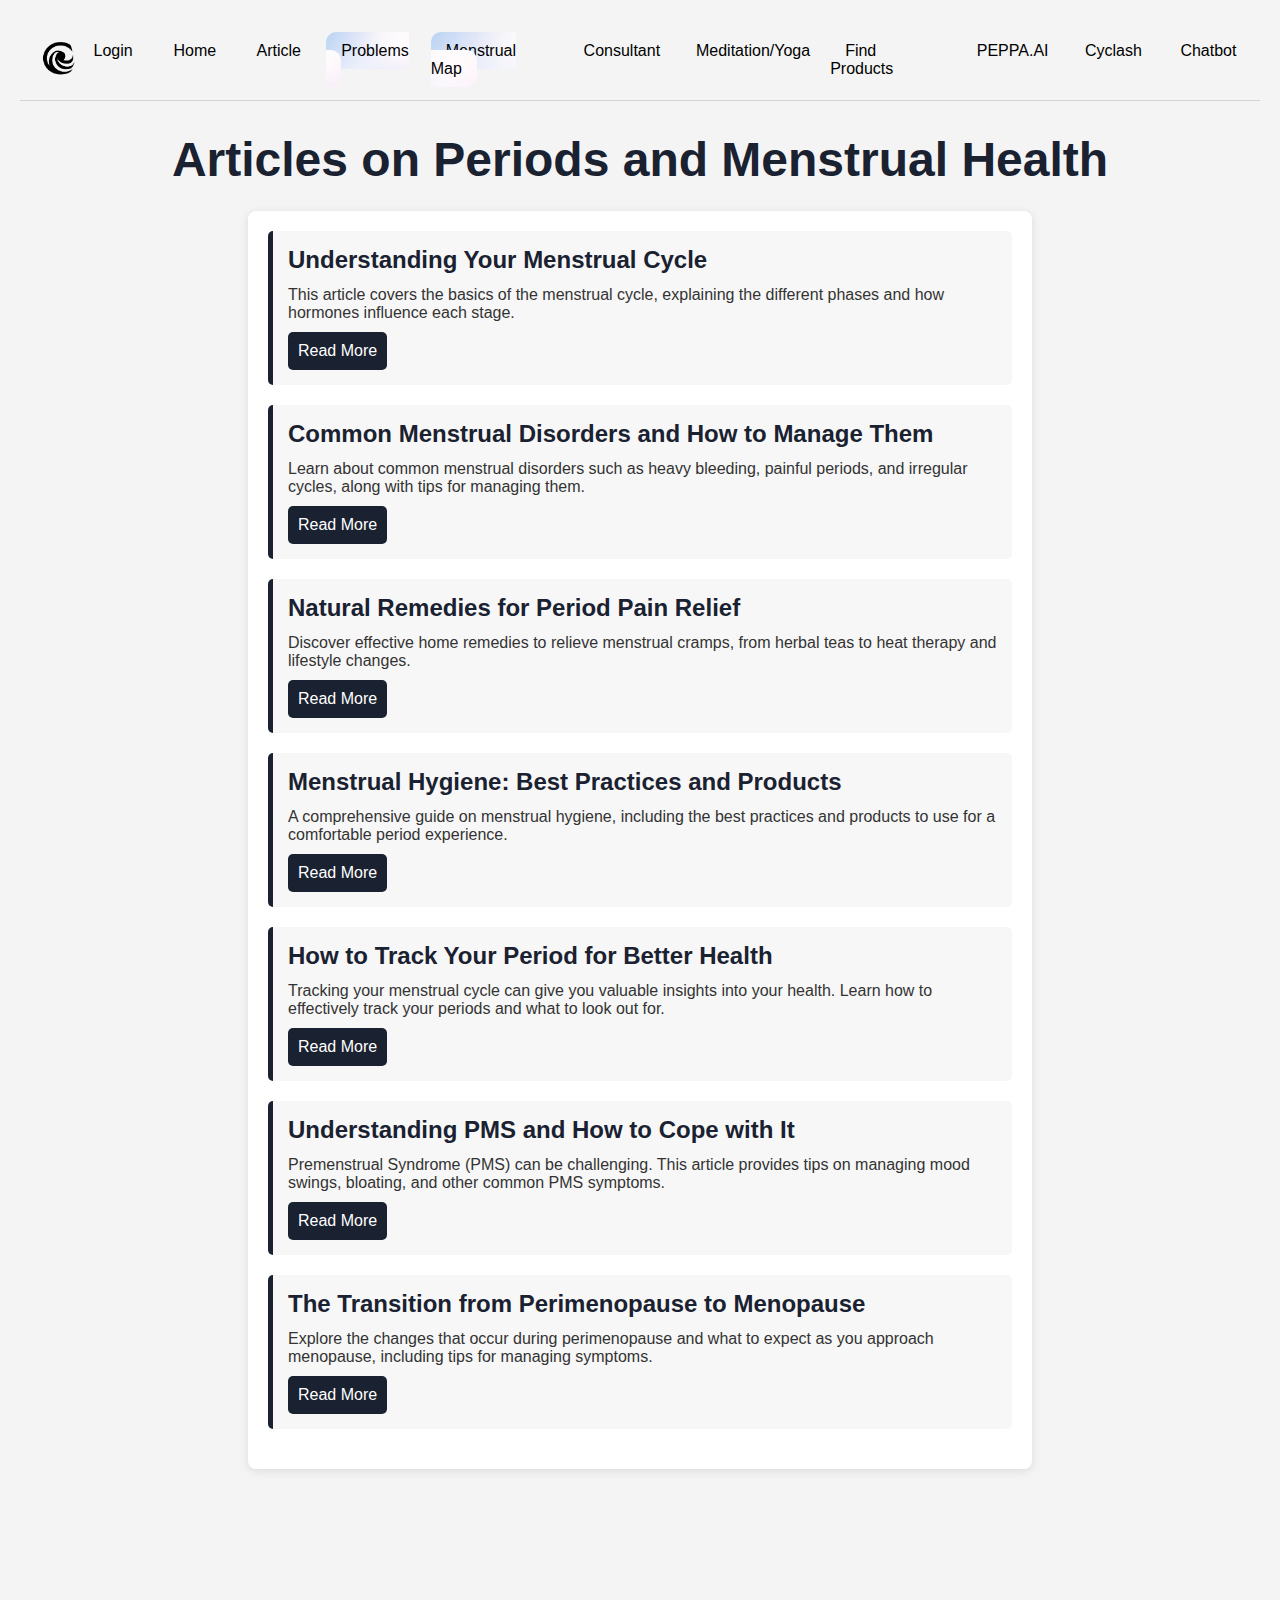
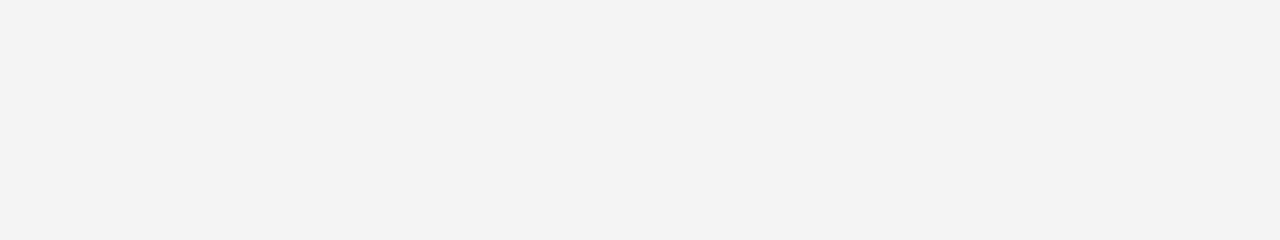
<file: article.html>
<!DOCTYPE html>
<html lang="en">
<head>
        <meta charset="utf-8">
        <meta name="viewport" content="width=device-width, initial-scale=1">
        <title>TrueFlow | Menstrual Map</title>
        <link rel="stylesheet" href="css/global.css">
        <link rel="stylesheet" href="css/map.css">
    </head>
    <body>
    <script src="js/global.js"></script>
    <div id="overlay"></div>
    <nav class="navbar">
        <div class="logo"><a href="index.html"><img src="public/logo.png"></a></div>
        <ul class="navbar-button">
            <li><a href="login.html">Login</a></li>
            <li><a href="index.html">Home</a></li>
            <li><a href="article.html">Article</a></li>
            <li><a href="problem.html" class="active">Problems</a></li>
            <li><a href="map.html" class="active">Menstrual Map</a></li>
            <li><a href="consultant.html">Consultant</a></li>
            <li><a href="meditation.html">Meditation/Yoga</a></li>
            <li><a href="products.html">Find Products</a></li>
            <li><a href="peppa.html">PEPPA.AI</a></li>
            <li><a href="cyclash.html">Cyclash</a></li>
            <li><a href="know.html">Chatbot</a></li>
        </ul>
    </nav>
    <meta charset="UTF-8">
    <meta name="viewport" content="width=device-width, initial-scale=1.0">
    <title>Articles on Periods and Menstrual Health</title>
    <style>
        body {
            font-family: Arial, sans-serif;
            margin: 20px;
            padding: 0;
            background-color: #f4f4f4;
        }
        h1 {
            color: #1A2130;
            text-align: center;
        }
        .container {
            max-width: 900px;
            margin: auto;
            padding: 20px;
            background-color: #ffffff;
            border-radius: 8px;
            box-shadow: 0 2px 10px rgba(0, 0, 0, 0.1);
        }
        .article {
            margin-bottom: 20px;
            padding: 15px;
            background-color: #f7f7f7;
            border-left: 5px solid #1A2130;
            border-radius: 5px;
        }
        .article h2 {
            margin-top: 0;
            color: #1A2130;
        }
        .article p {
            margin: 0;
            color: #333;
        }
        .article a {
            display: inline-block;
            margin-top: 10px;
            padding: 10px;
            background-color: #1A2130;
            color: #ffffff;
            text-decoration: none;
            border-radius: 5px;
        }
        .article a:hover {
            background-color: #1A2130;
        }
    </style>
</head>
<body>
    <h1>Articles on Periods and Menstrual Health</h1>

    <div class="container">
        <div class="article">
            <h2>Understanding Your Menstrual Cycle</h2>
            <p>This article covers the basics of the menstrual cycle, explaining the different phases and how hormones influence each stage.</p>
            <a href="https://my.clevelandclinic.org/health/articles/10132-menstrual-cycle">Read More</a>
        </div>
        <div class="article">
            <h2>Common Menstrual Disorders and How to Manage Them</h2>
            <p>Learn about common menstrual disorders such as heavy bleeding, painful periods, and irregular cycles, along with tips for managing them.</p>
            <a href="https://www.medicalnewstoday.com/articles/menstrual-problems">Read More</a>
        </div>
        <div class="article">
            <h2>Natural Remedies for Period Pain Relief</h2>
            <p>Discover effective home remedies to relieve menstrual cramps, from herbal teas to heat therapy and lifestyle changes.</p>
            <a href="https://www.healthline.com/health/womens-health/menstrual-cramp-remedies">Read More</a>
        </div>
        <div class="article">
            <h2>Menstrual Hygiene: Best Practices and Products</h2>
            <p>A comprehensive guide on menstrual hygiene, including the best practices and products to use for a comfortable period experience.</p>
            <a href="https://www.ncbi.nlm.nih.gov/pmc/articles/PMC5848388/">Read More</a>
        </div>
        <div class="article">
            <h2>How to Track Your Period for Better Health</h2>
            <p>Tracking your menstrual cycle can give you valuable insights into your health. Learn how to effectively track your periods and what to look out for.</p>
            <a href="#">Read More</a>
        </div>
        <div class="article">
            <h2>Understanding PMS and How to Cope with It</h2>
            <p>Premenstrual Syndrome (PMS) can be challenging. This article provides tips on managing mood swings, bloating, and other common PMS symptoms.</p>
            <a href="https://www.googleadservices.com/pagead/aclk?sa=L&ai=DChcSEwjK5M-r_5CIAxU-o2YCHQ0FMeEYABAAGgJzbQ&co=1&ase=2&gclid=Cj0KCQjwrKu2BhDkARIsAD7GBotJGjBHOieq2v5AOXR07Inuc-oLFdajcbvz6JAw4x6djL4msbDdvWgaAogiEALw_wcB&ohost=www.google.com&cid=CAESVuD2pRUcrBMCq_EtAv1vHYQm8ZDiN4zdVRS1KT3nkzhzYmPPqK4SGVO8k_LxT0A0WlKUCAsbjgTAf1JfI8ZKSeMeS-mMXldtbOgdUAl6sMirtJp_ZOWJ&sig=AOD64_3kjRB5l0pJ5S9AbTzw3UF7L1xDMA&q&nis=4&adurl&ved=2ahUKEwiOucur_5CIAxW_RmwGHbaSKDoQ0Qx6BAgWEAE">Read More</a>
        </div>
        <div class="article">
            <h2>The Transition from Perimenopause to Menopause</h2>
            <p>Explore the changes that occur during perimenopause and what to expect as you approach menopause, including tips for managing symptoms.</p>
            <a href="https://www.ncbi.nlm.nih.gov/pmc/articles/PMC4834516/">Read More</a>
        </div>
    </div>
</body>
</html>
</file>
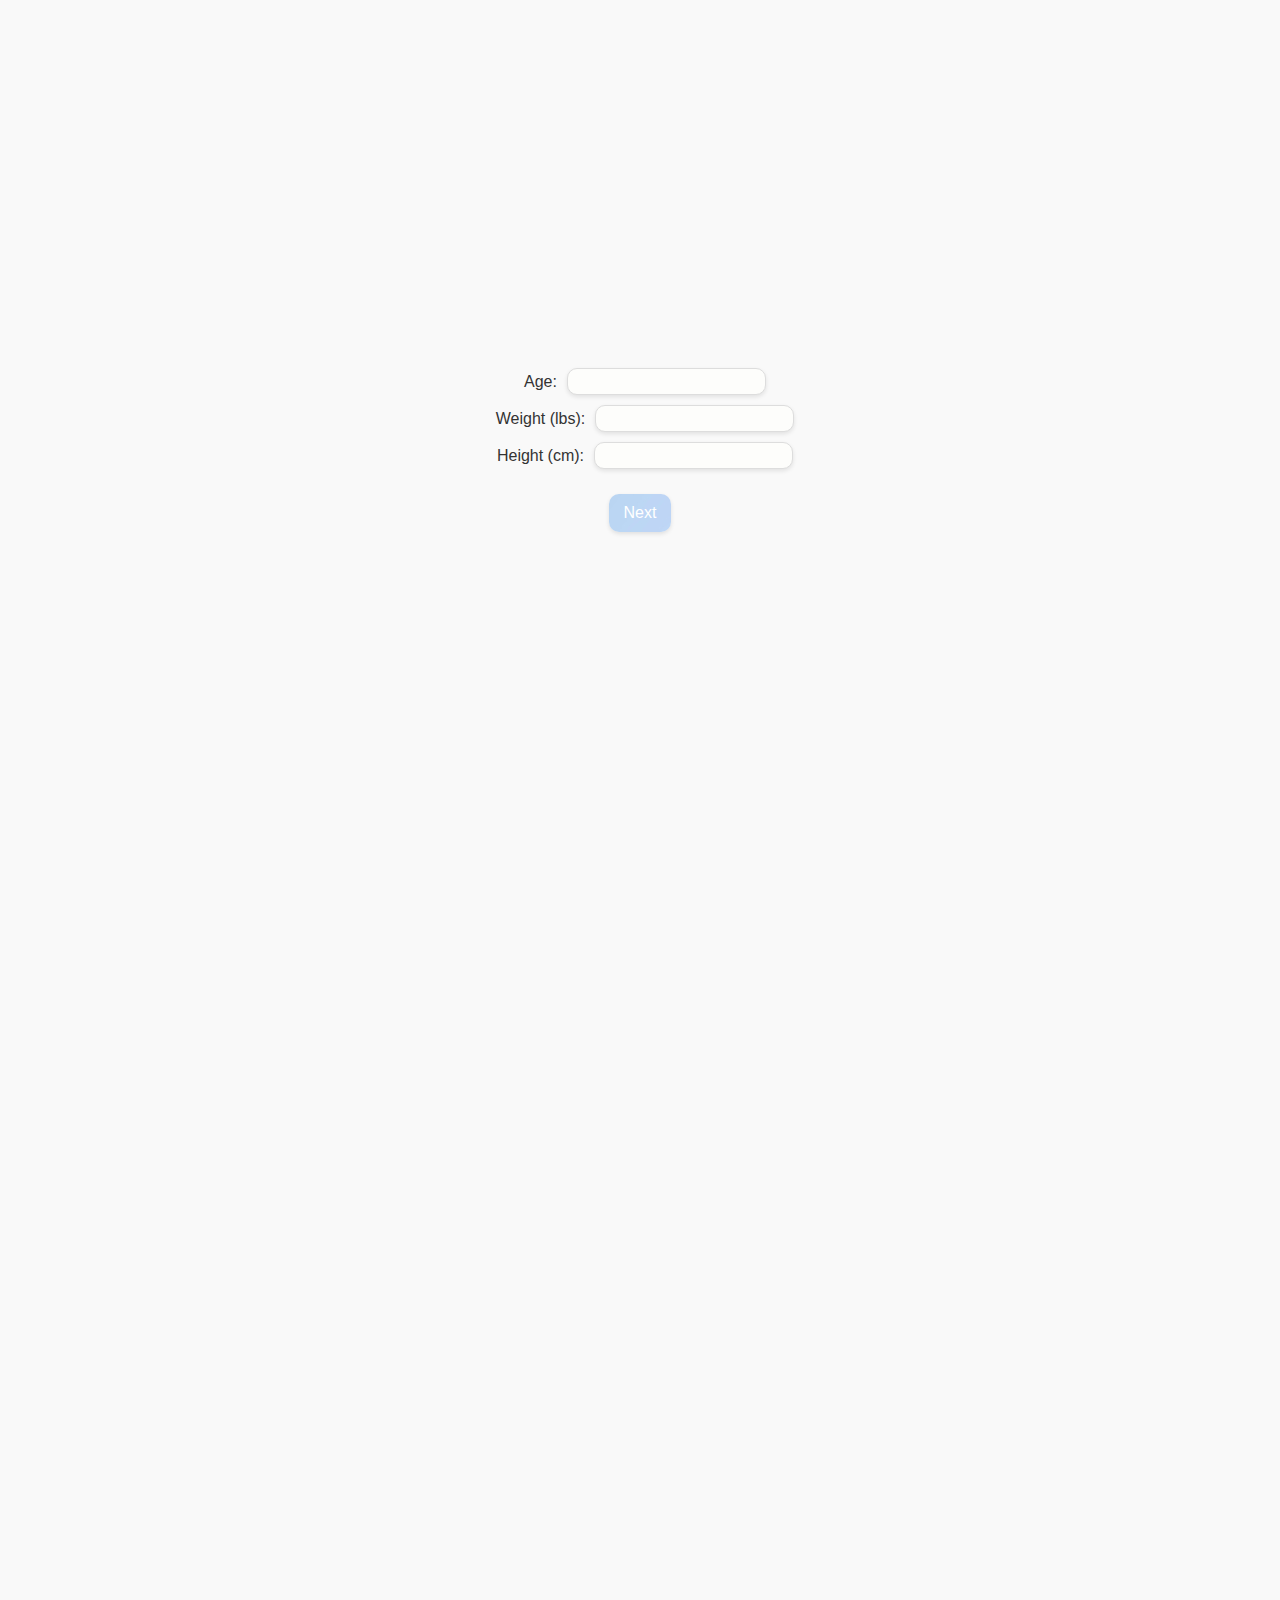
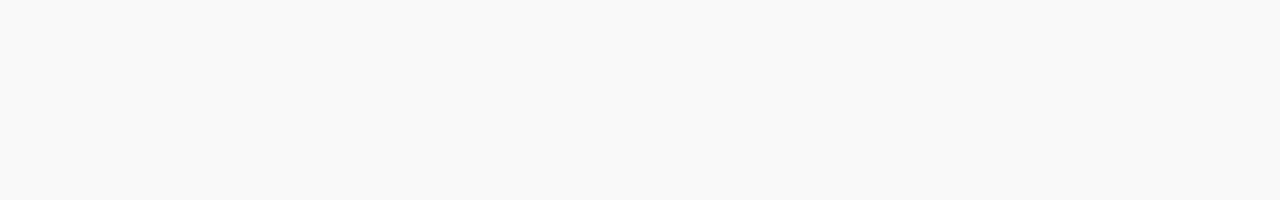
<file: consultant.html>
<!DOCTYPE html>
<html lang="en">
<head>
    <meta charset="utf-8">
    <meta name="viewport" content="width=device-width, initial-scale=1">
    <title>TrueFlow | Dashboard</title>
    <link rel="stylesheet" href="css/global.css">
    <link rel="stylesheet" href="css/dashboard.css">
</head>
<body>
    <script src="js/global.js"></script>
    <script type="module" src="js/dashboard.js"></script>
    <div id="overlay"></div>
    <nav class="navbar">
        <div class="logo"><a href="index.html"><img src="public/logo.png"></a></div>
        <ul class="navbar-button">
            <li><a href="login.html">Login</a></li>
            <li><a href="index.html" class="active">Home</a></li>
            <li><a href="article.html">Article</a></li>
            <li><a href="problem.html" class="active">Problems</a></li>
            <li><a href="map.html">Menstrual Map</a></li>
            <li><a href="consultant.html">Consultant</a></li>
            <li><a href="meditation.html">Meditation/Yoga</a></li>
            <li><a href="products.html">Find Products</a></li>
            <li><a href="peppa.html">PEPPA.AI</a></li>
            <li><a href="cyclash.html">Cyclash</a></li>
            <li><a href="know.html">Chatbot</a></li>
        </ul>
    </nav>
    <meta charset="UTF-8">
    <meta name="viewport" content="width=device-width, initial-scale=1.0">
    <title>Doctor Consultation for Women’s Health</title>
    <style>
        body {
            font-family: Arial, sans-serif;
            background-color: #f4f4f4;
            margin: 0;
            padding: 20px;
            text-align: center;
        }

        .container {
            max-width: 800px;
            margin: 0 auto;
            background-color: #EEEDEB;
            padding: 30px;
            border-radius: 12px;
            box-shadow: 0 8px 16px rgba(0, 0, 0, 0.2);
        }

        h1 {
            color: #333;
            margin-bottom: 20px;
        }

        .input-group {
            margin: 20px 0;
        }

        label {
            font-size: 18px;
            font-weight: bold;
            display: block;
            margin-bottom: 10px;
            color: #555;
        }

        select {
            padding: 10px;
            width: 100%;
            font-size: 16px;
            border: 1px solid #ddd;
            border-radius: 6px;
            box-sizing: border-box;
        }

        button {
            margin-top: 20px;
            padding: 10px 20px;
            font-size: 18px;
            background-color: #1A2130;
            color: white;
            border: none;
            border-radius: 6px;
            cursor: pointer;
            transition: background-color 0.3s;
        }

        button:hover {
            background-color: #1A2130;
        }

        #doctor-list {
            margin-top: 30px;
            text-align: left;
        }

        .doctor-item {
            background-color: #f9f9f9;
            padding: 15px;
            margin-bottom: 15px;
            border-radius: 8px;
            box-shadow: 0 4px 8px rgba(0, 0, 0, 0.1);
        }

        .doctor-item h3 {
            margin: 0;
            color: #333;
        }

        .doctor-item p {
            margin: 5px 0;
            color: #555;
        }
    </style>
</head>
<body>
    <div class="container">
        <h1>Doctor Consultation for Women’s Health</h1>
        <div class="input-group">
            <label for="problem">Select a Health Concern:</label>
            <select id="problem" name="problem">
                <option value="" disabled selected>Select a problem</option>
                <option value="gynecology">Gynecological Issues</option>
                <option value="endocrinology">Hormonal Imbalance</option>
                <option value="nutrition">Nutrition & Diet</option>
                <option value="mentalHealth">Mental Health & Well-being</option>
                <option value="dermatology">Skin Problems & Care</option>
                <option value="fertility">Fertility & Pregnancy</option>
            </select>
        </div>
        <button onclick="getDoctors()">Find Doctors</button>

        <div id="doctor-list">
            <!-- Recommended doctors will be displayed here -->
        </div>
    </div>

    <script>
        function getDoctors() {
            const problem = document.getElementById('problem').value;
            const doctorList = document.getElementById('doctor-list');
            doctorList.innerHTML = ''; // Clear previous recommendations

            let doctors = [];

            if (problem === 'gynecology') {
                doctors = [
                    { name: "Dr. Alice Thompson", specialty: "Gynecologist", location: "City Women’s Hospital" },
                    { name: "Dr. Emily Brown", specialty: "Obstetrician", location: "Healthy Life Clinic" }
                ];
            } else if (problem === 'endocrinology') {
                doctors = [
                    { name: "Dr. Mark Wilson", specialty: "Endocrinologist", location: "Endocrine Care Center" },
                    { name: "Dr. Sarah Lee", specialty: "Hormone Specialist", location: "Advanced Health Clinic" }
                ];
            } else if (problem === 'nutrition') {
                doctors = [
                    { name: "Dr. Anna White", specialty: "Nutritionist", location: "Wellness and Nutrition Center" },
                    { name: "Dr. Kevin Smith", specialty: "Dietitian", location: "Healthy Living Clinic" }
                ];
            } else if (problem === 'mentalHealth') {
                doctors = [
                    { name: "Dr. John Davis", specialty: "Psychiatrist", location: "Mental Health Center" },
                    { name: "Dr. Lisa Adams", specialty: "Therapist", location: "Wellness Clinic" }
                ];
            } else if (problem === 'dermatology') {
                doctors = [
                    { name: "Dr. Susan Green", specialty: "Dermatologist", location: "Skin Care Center" },
                    { name: "Dr. Michael Gray", specialty: "Cosmetic Dermatologist", location: "Beauty and Skin Clinic" }
                ];
            } else if (problem === 'fertility') {
                doctors = [
                    { name: "Dr. Jessica Miller", specialty: "Fertility Specialist", location: "Fertility Clinic" },
                    { name: "Dr. Laura Clark", specialty: "Reproductive Endocrinologist", location: "Women's Health Center" }
                ];
            }

            doctors.forEach(doctor => {
                const doctorItem = document.createElement('div');
                doctorItem.classList.add('doctor-item');
                doctorItem.innerHTML = `
                    <h3>${doctor.name}</h3>
                    <p>Specialty: ${doctor.specialty}</p>
                    <p>Location: ${doctor.location}</p>
                `;
                doctorList.appendChild(doctorItem);
            });
        }
    </script>
</body>
</html>
</file>
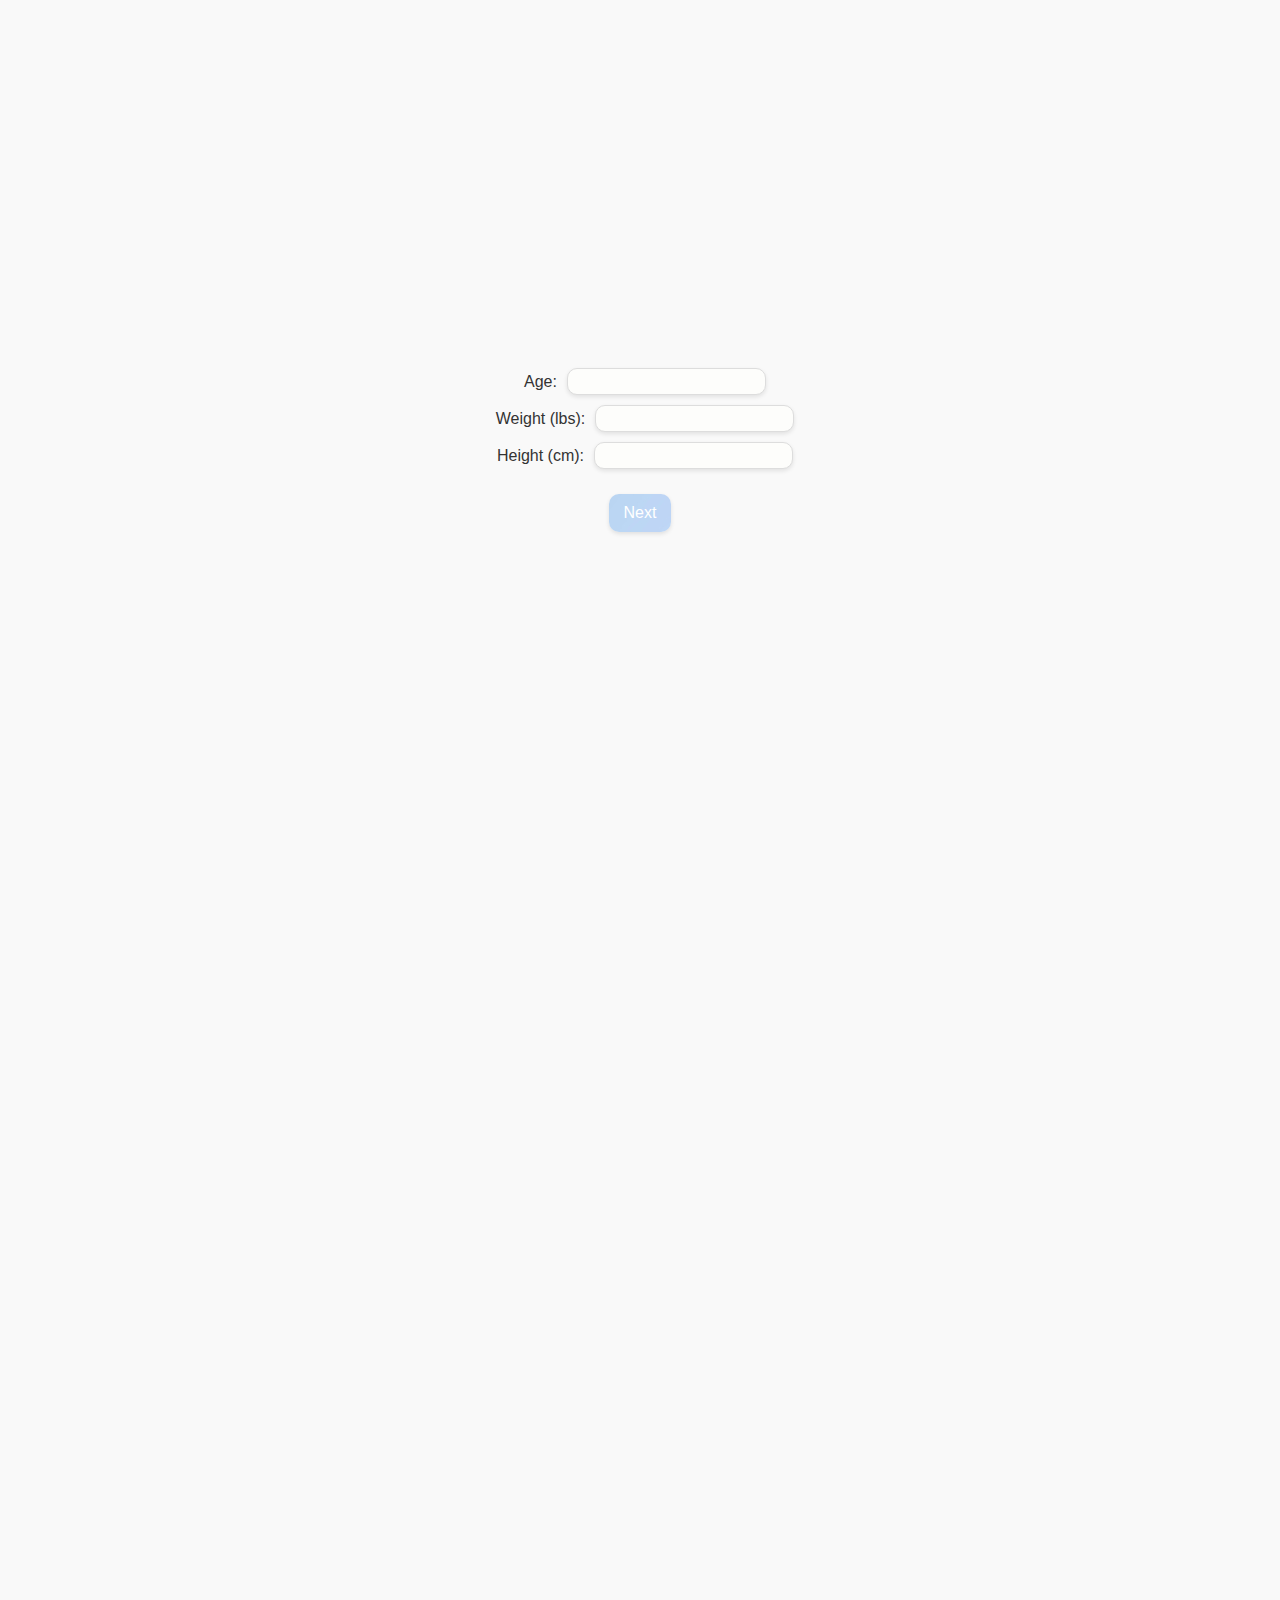
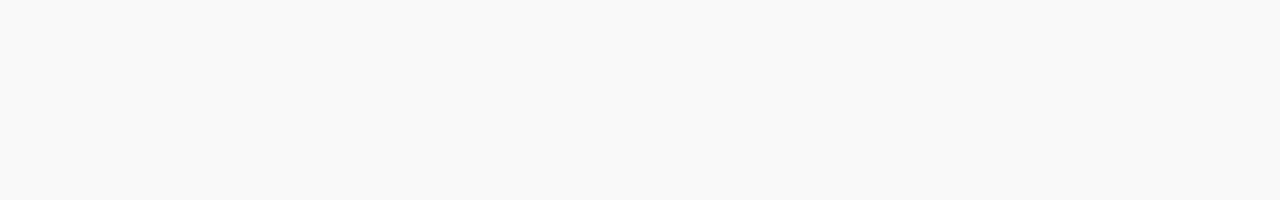
<file: input_data.html>
<!DOCTYPE html>
<html lang="en">
<head>
    <meta charset="utf-8">
    <meta name="viewport" content="width=device-width, initial-scale=1">
    <title>TrueFlow | Information</title>
    <link rel="stylesheet" href="css/global.css">
    <link rel="stylesheet" href="css/input_data.css">
</head>
<body>
<script src="js/global.js"></script>
<script type="module" src="js/input_data.js"></script>
<div id="overlay"></div>
<form>
    <div class="page" id="page1">
        <div>
            <label for="age">Age:</label>
            <input type="number" id="age">
        </div>

        <div>
            <label for="weight">Weight (lbs):</label>
            <input type="number" id="weight">
        </div>

        <div>
            <label for="height">Height (cm):</label>
            <input type="number" id="height">
        </div>

        <div class="button">
            <a onclick="changePage(1)">Next</a>
        </div>
    </div>

    <div class="page" id="page2">
        <div>
            <label for="lmp">First day of last menstruation:</label>
            <input type="date" id="lmp">
        </div>

        <div>
            <label for="flowtime">Menstrual flow duration (days):</label>
            <input type="number" id="flowtime">
        </div>
        <div>
            <label for="flowtime">Expected delay:</label>
            <input type="number" id="flowtime">
        </div>

        <div>
            <label for="flow">Menstrual flow volume:</label>
            <select id="flow">
                <option value="0">Low</option>
                <option value="1" selected>Medium</option>
                <option value="2">High</option>
                <option value="3">Extreme</option>
            </select>
        </div>

        <div class="button">
            <a onclick="changePage(2)">Previous</a>
            <a onclick="changePage(0)">Next</a>
        </div>
    </div>

    <div class="page" id="page3">
        <div>
            <label for="diet">Caloric intake:</label>
            <input type="number" id="diet">
        </div>

        <div>
            <label for="exercise">Exercise:</label>
            <select id="exercise">
                <option value="0">Low</option>
                <option value="1" selected>Medium</option>
                <option value="2">High</option>
                <option value="3">Extreme</option>
            </select>
        </div>

        <div>
            <label for="freaky">Sexual activity:</label>
            <select id="freaky">
                <option value="0" selected>None</option>
                <option value="1">Infrequently</option>
                <option value="2">Frequently</option>
            </select>
        </div>

        <div>
            <label for="meds">Medication? (birth control, hormone therapy, etc):</label>
            <input type="checkbox" id="meds">
        </div>

        <div class="button">
            <a onclick="changePage(1)">Previous</a>
            <div class="submit-button">
                <input type="submit" value="Submit">
            </div>
        </div>
    </div>
</form>
<div id="progress"></div>
</body>
</html>
</file>
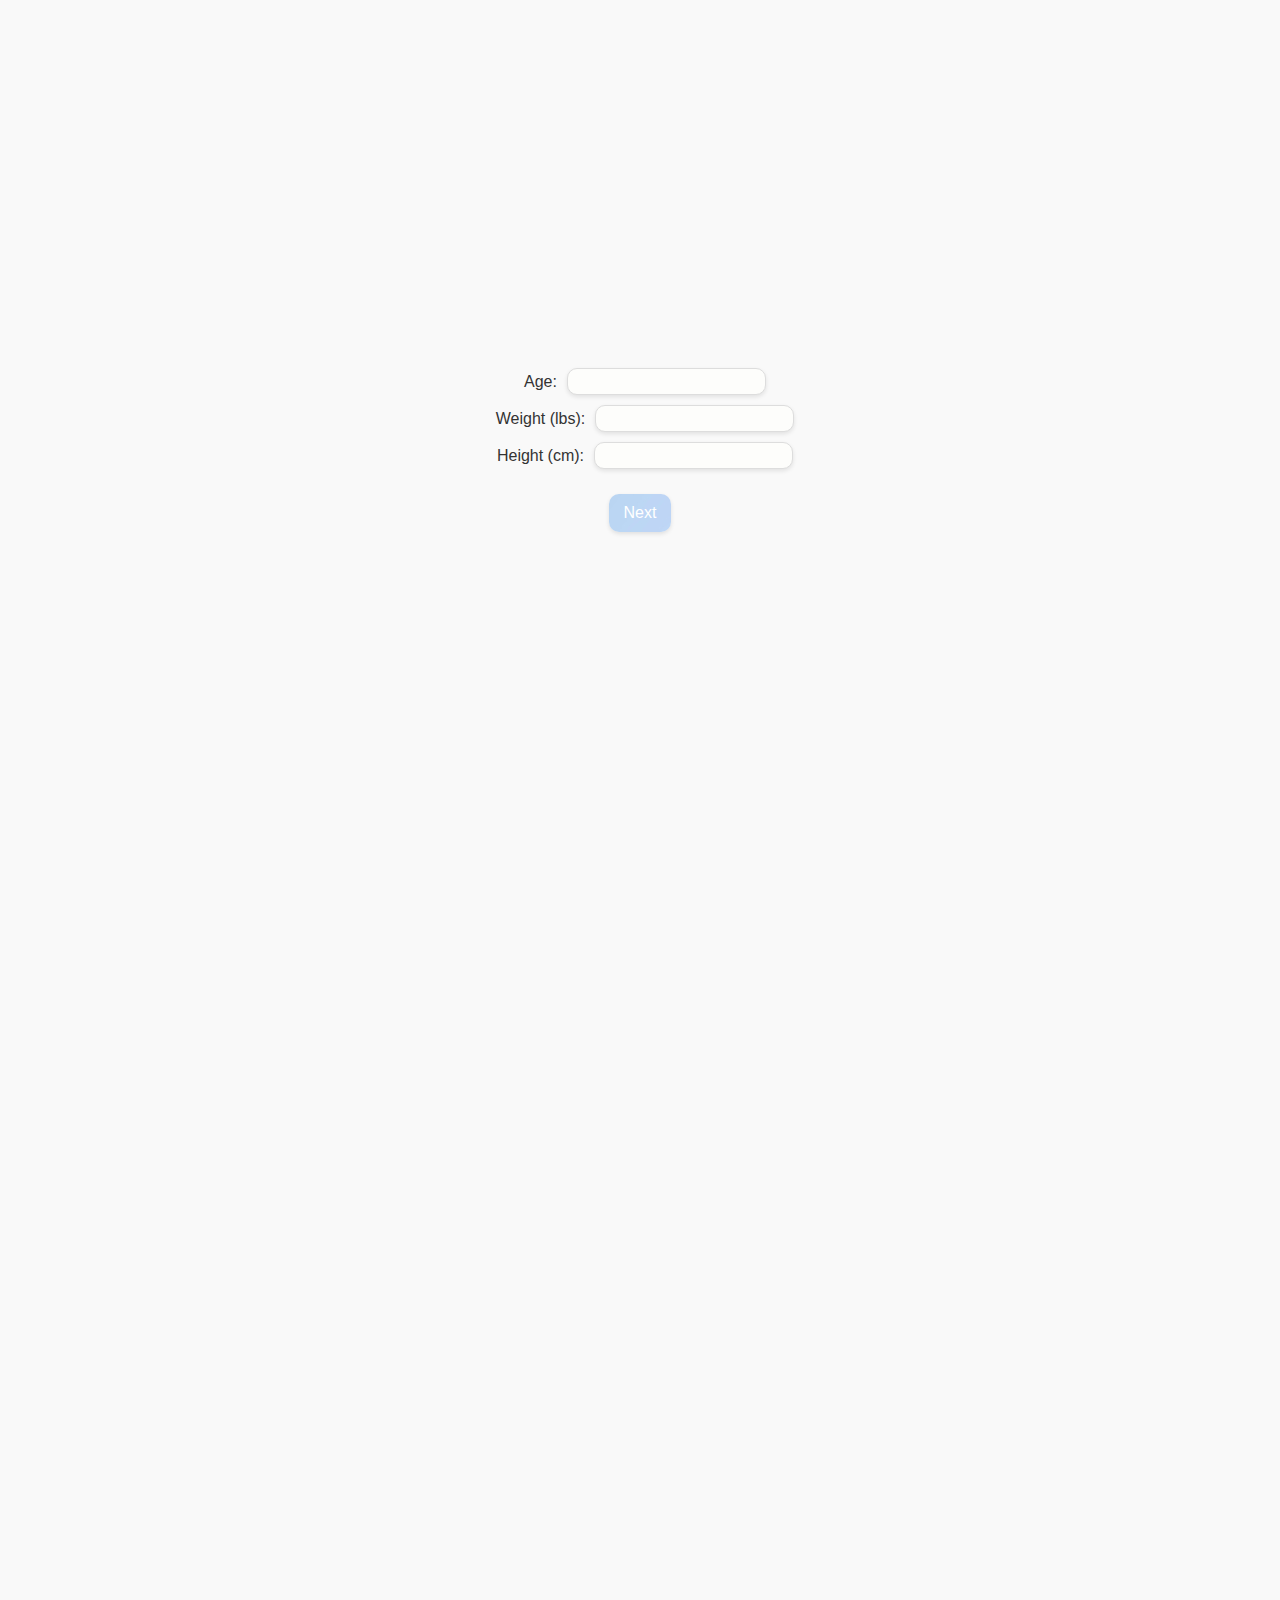
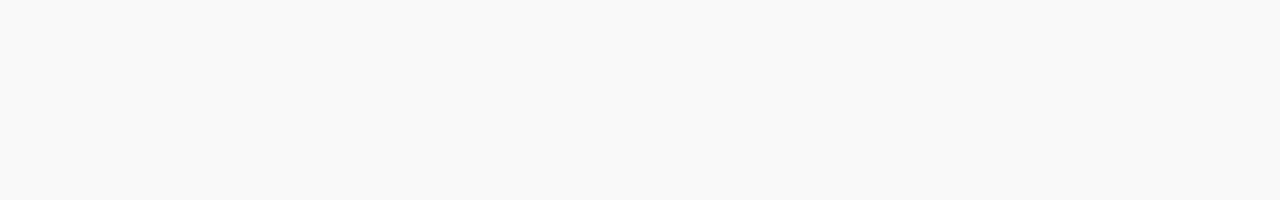
<file: know.html>
<!DOCTYPE html>
<html lang="en">
<head>
    <meta charset="utf-8">
    <meta name="viewport" content="width=device-width, initial-scale=1">
    <title>TrueFlow | Dashboard</title>
    <link rel="stylesheet" href="css/global.css">
    <link rel="stylesheet" href="css/dashboard.css">
</head>
<body>
    <script src="js/global.js"></script>
    <script type="module" src="js/dashboard.js"></script>
    <div id="overlay"></div>
    <nav class="navbar">
        <div class="logo"><a href="index.html"><img src="public/logo.png"></a></div>
        <ul class="navbar-button">
            <li><a href="input_data.html">input</a></li>
            <li><a href="login.html">Login</a></li>
            <li><a href="index.html" class="active">Home</a></li>
            <li><a href="article.html">Article</a></li>
            <li><a href="problem.html" class="active">Problems</a></li>
            <li><a href="map.html">Menstrual Map</a></li>
            <li><a href="consultant.html">Consultant</a></li>
            <li><a href="meditation.html">Meditation/Yoga</a></li>
            <li><a href="products.html">Find Products</a></li>
            <li><a href="peppa.html">PEPPA.AI</a></li>
            <li><a href="cyclash.html">Cyclash</a></li>
            <li><a href="know.html">Chatbot</a></li>
        </ul>
    </nav>
    <meta charset="UTF-8">
    <meta name="viewport" content="width=device-width, initial-scale=1.0">
    <title>Common Health Problems in Women</title>
    <style>
        body {
            font-family: Arial, sans-serif;
            background-color: #f2f2f2;
            margin: 0;
            padding: 0;
        }
        .container {
            max-width: 800px;
            margin: 50px auto;
            background: #fff;
            padding: 20px;
            box-shadow: 0 0 10px rgba(0, 0, 0, 0.1);
            border-radius: 8px;
        }
        h1 {
            color: #ff69b4;
            text-align: center;
            margin-bottom: 20px;
        }
        p {
            font-size: 1.1em;
            line-height: 1.6;
            color: #333;
        }
        .highlight {
            color: #ff69b4;
            font-weight: bold;
        }
    </style>
</head>
<body>
    <div class="container">
        <h1>Common Health Problems in Women</h1>
        <p>
            Women face unique health challenges that require attention and care. Some of the most common issues include:
        </p>
        <p>
            <span class="highlight">1. Reproductive Health:</span> Conditions like menstrual disorders, endometriosis, and polycystic ovary syndrome (PCOS) can significantly affect a woman’s well-being.
        </p>
        <p>
            <span class="highlight">2. Mental Health:</span> Women are more likely to experience depression and anxiety due to hormonal changes, societal pressures, and other factors.
        </p>
        <p>
            <span class="highlight">3. Breast Health:</span> Breast cancer, cysts, and other breast-related conditions are common concerns for women.
        </p>
        <p>
            <span class="highlight">4. Osteoporosis:</span> Women are at a higher risk of developing osteoporosis, especially after menopause, due to a decrease in bone density.
        </p>
        <p>
            Understanding these issues and seeking timely medical advice can help women maintain a healthy and balanced life.
            <h3>get direct connect to doctor through our chatboot</h3>
            <a href="https://chatbot.page/1AgWFm "> press here</a>

        </p>
    </div>
</body>
</html>
</file>
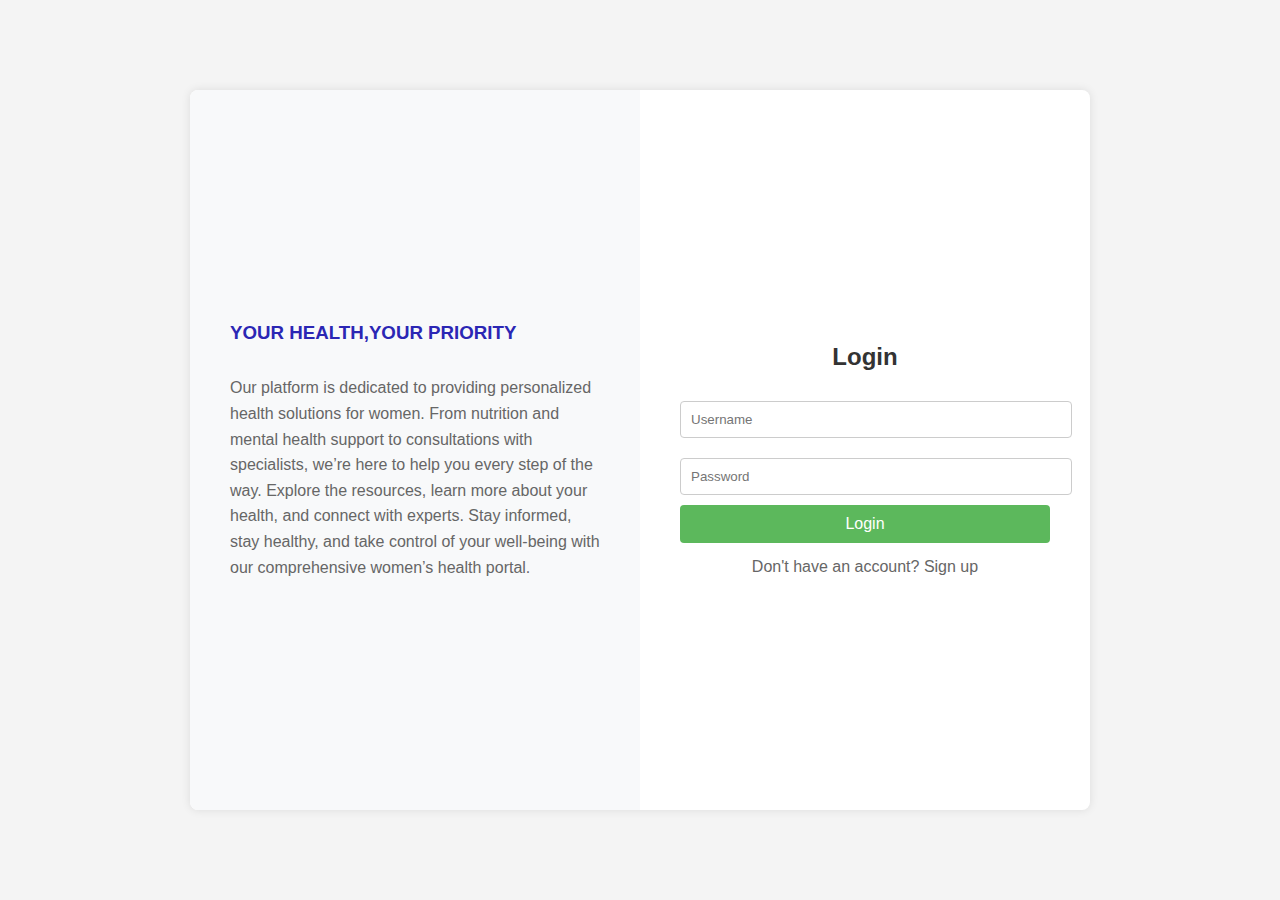
<file: login.html>
<!DOCTYPE html>
<html lang="en">
<head>
    <meta charset="UTF-8">
    <meta name="viewport" content="width=device-width, initial-scale=1.0">
    <title>Login Page</title>
    <style>
        body {
            font-family: Arial, sans-serif;
            background-color: #f4f4f4;
            margin: 0;
            height: 100vh;
            display: flex;
            justify-content: center;
            align-items: center;
        }
        .container {
            background-color: #fff;
            width: 80%;
            height: 80%;
            max-width: 900px;
            display: flex;
            border-radius: 8px;
            box-shadow: 0 0 10px rgba(0, 0, 0, 0.1);
        }
        .left-side {
            width: 50%;
            padding: 40px;
            background-color: #f8f9fa;
            border-radius: 8px 0 0 8px;
            display: flex;
            flex-direction: column;
            justify-content: center;
        }
        .left-side h3 {
            margin-bottom: 15px;
            color: #2b26b4;
        }
        .left-side p {
            color: #666;
            line-height: 1.6;
        }
        .login-container {
            width: 50%;
            padding: 40px;
            display: flex;
            flex-direction: column;
            justify-content: center;
        }
        .login-container h2 {
            margin-bottom: 20px;
            text-align: center;
            color: #333;
        }
        .login-container input[type="text"],
        .login-container input[type="password"] {
            width: 100%;
            padding: 10px;
            margin: 10px 0;
            border: 1px solid #ccc;
            border-radius: 4px;
        }
        .login-container input[type="submit"] {
            width: 100%;
            padding: 10px;
            background-color: #5cb85c;
            border: none;
            border-radius: 4px;
            color: #fff;
            font-size: 16px;
            cursor: pointer;
        }
        .login-container input[type="submit"]:hover {
            background-color: #4cae4c;
        }
        .login-container a {
            display: block;
            text-align: center;
            margin-top: 15px;
            color: #666;
            text-decoration: none;
        }
        .login-container a:hover {
            color: #000;
        }
    </style>
</head>
<body>

<div class="container">
    <div class="left-side">
        <h3>YOUR HEALTH,YOUR PRIORITY</h3>
        <p> Our platform is dedicated to providing personalized health solutions for women.
             From nutrition and mental health support to consultations with specialists, 
             we’re here to help you every step of the way. 
             Explore the resources, learn more about your health, and connect with experts.
            
            Stay informed, stay healthy, and take control of your well-being with our comprehensive women’s health portal.</p>
    </div>
    <div class="login-container">
        <h2>Login</h2>
        <form action="/login" method="post">
            <input type="text" name="username" placeholder="Username" required>
            <input type="password" name="password" placeholder="Password" required>
            <input type="submit" value="Login">
        </form>
        <a href="/signup">Don't have an account? Sign up</a>
    </div>
</div>

</body>
</html>
</file>
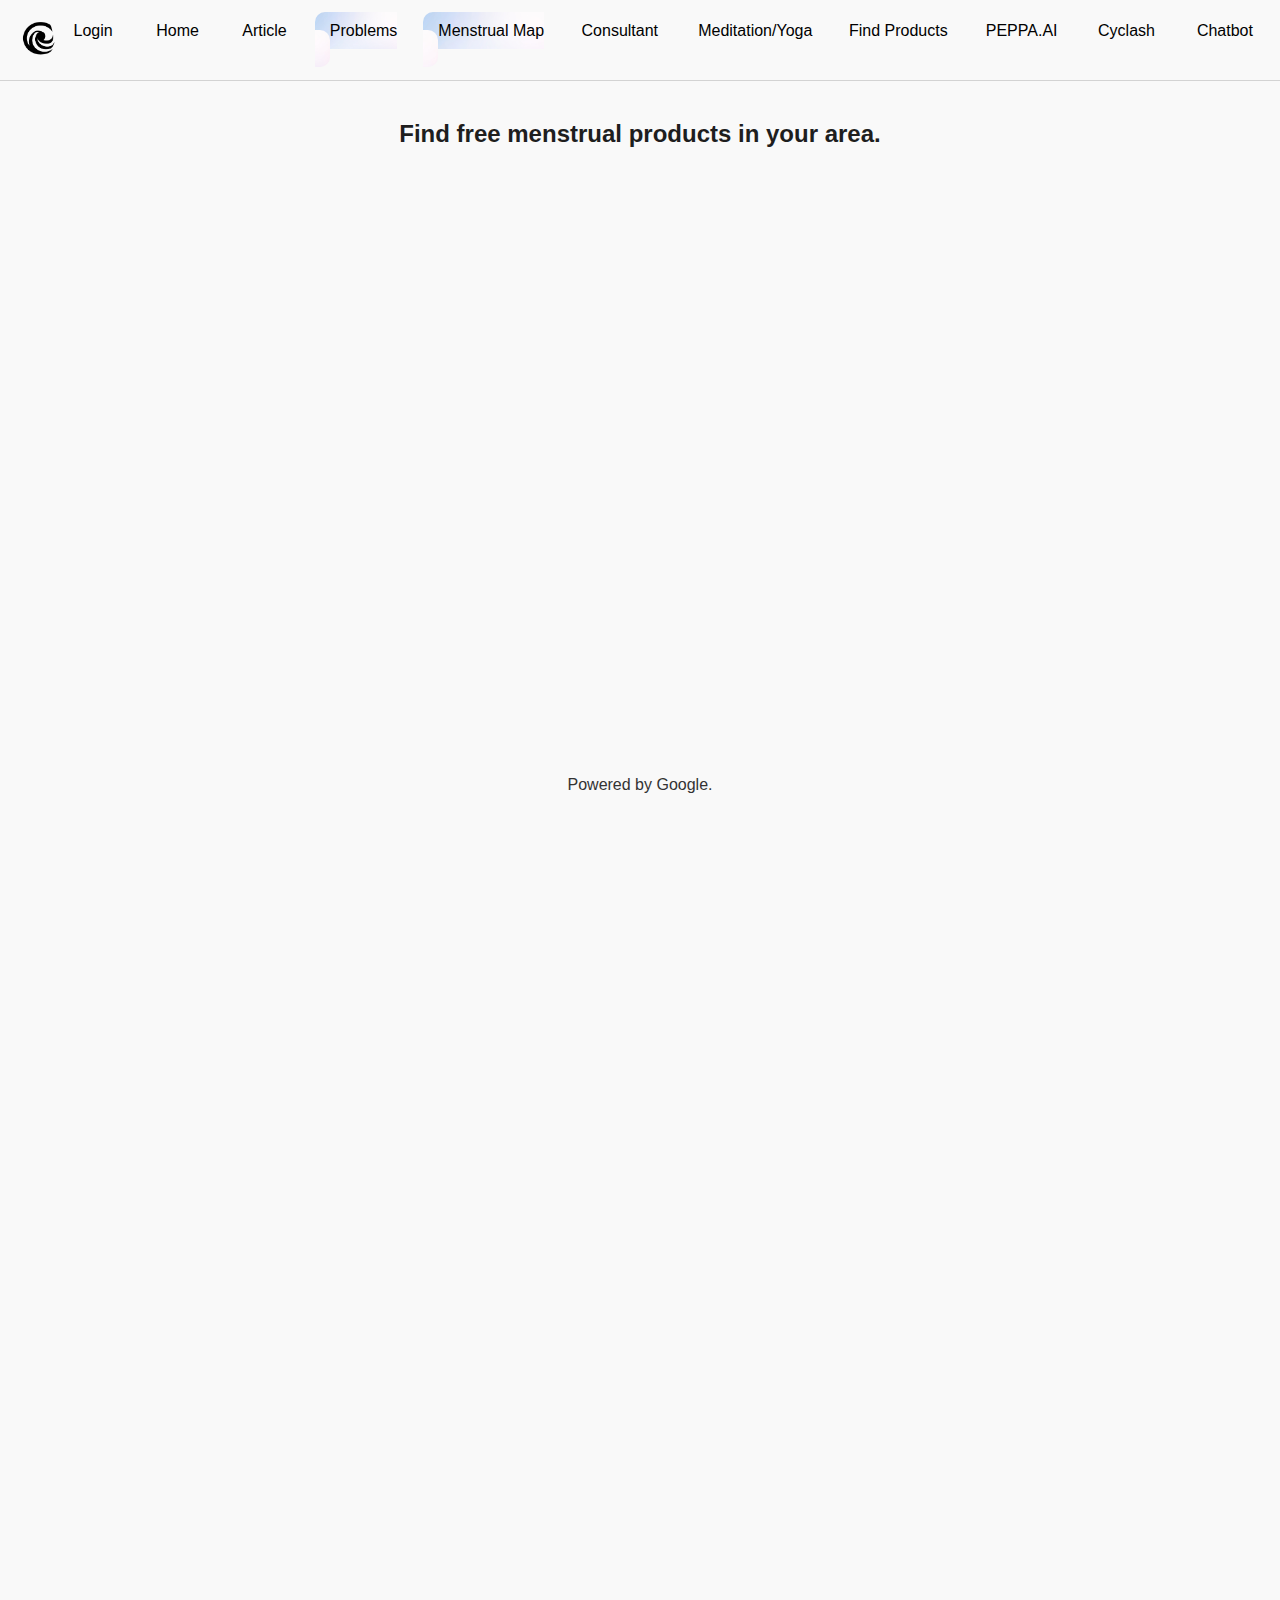
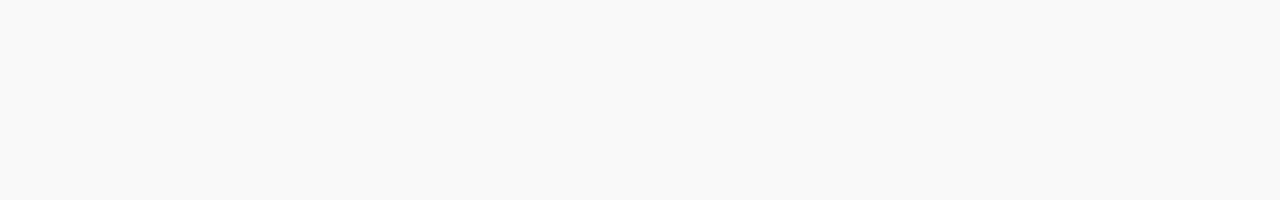
<file: map.html>
<!DOCTYPE html>
<html lang="en">
<head>
    <meta charset="utf-8">
    <meta name="viewport" content="width=device-width, initial-scale=1">
    <title>TrueFlow | Menstrual Map</title>
    <link rel="stylesheet" href="css/global.css">
    <link rel="stylesheet" href="css/map.css">
</head>
<body>
<script src="js/global.js"></script>
<div id="overlay"></div>
<nav class="navbar">
    <div class="logo"><a href="index.html"><img src="public/logo.png"></a></div>
    <ul class="navbar-button">
        <li><a href="login.html">Login</a></li>
        <li><a href="index.html">Home</a></li>
        <li><a href="article.html">Article</a></li>
        <li><a href="problem.html" class="active">Problems</a></li>
        <li><a href="map.html" class="active">Menstrual Map</a></li>
        <li><a href="consultant.html">Consultant</a></li>
        <li><a href="meditation.html">Meditation/Yoga</a></li>
        <li><a href="products.html">Find Products</a></li>
        <li><a href="peppa.html">PEPPA.AI</a></li>
        <li><a href="cyclash.html">Cyclash</a></li>
        <li><a href="know.html">Chatbot</a></li>
    </ul>
</nav>
<div class="container">
    <h2>Find free menstrual products in your area.</h2>
    <iframe width="800" height="600" style="border:0" loading="lazy" allowfullscreen
    src="https://www.google.com/maps/embed/v1/search?q=washroom+in+Jabalpur&key=AIzaSyA95gnzrLCx1-kErO3r9ELxYnohGNHnnAo"></iframe>
    <p>Powered by Google.</p>
</div>
</body>
</html>
</file>
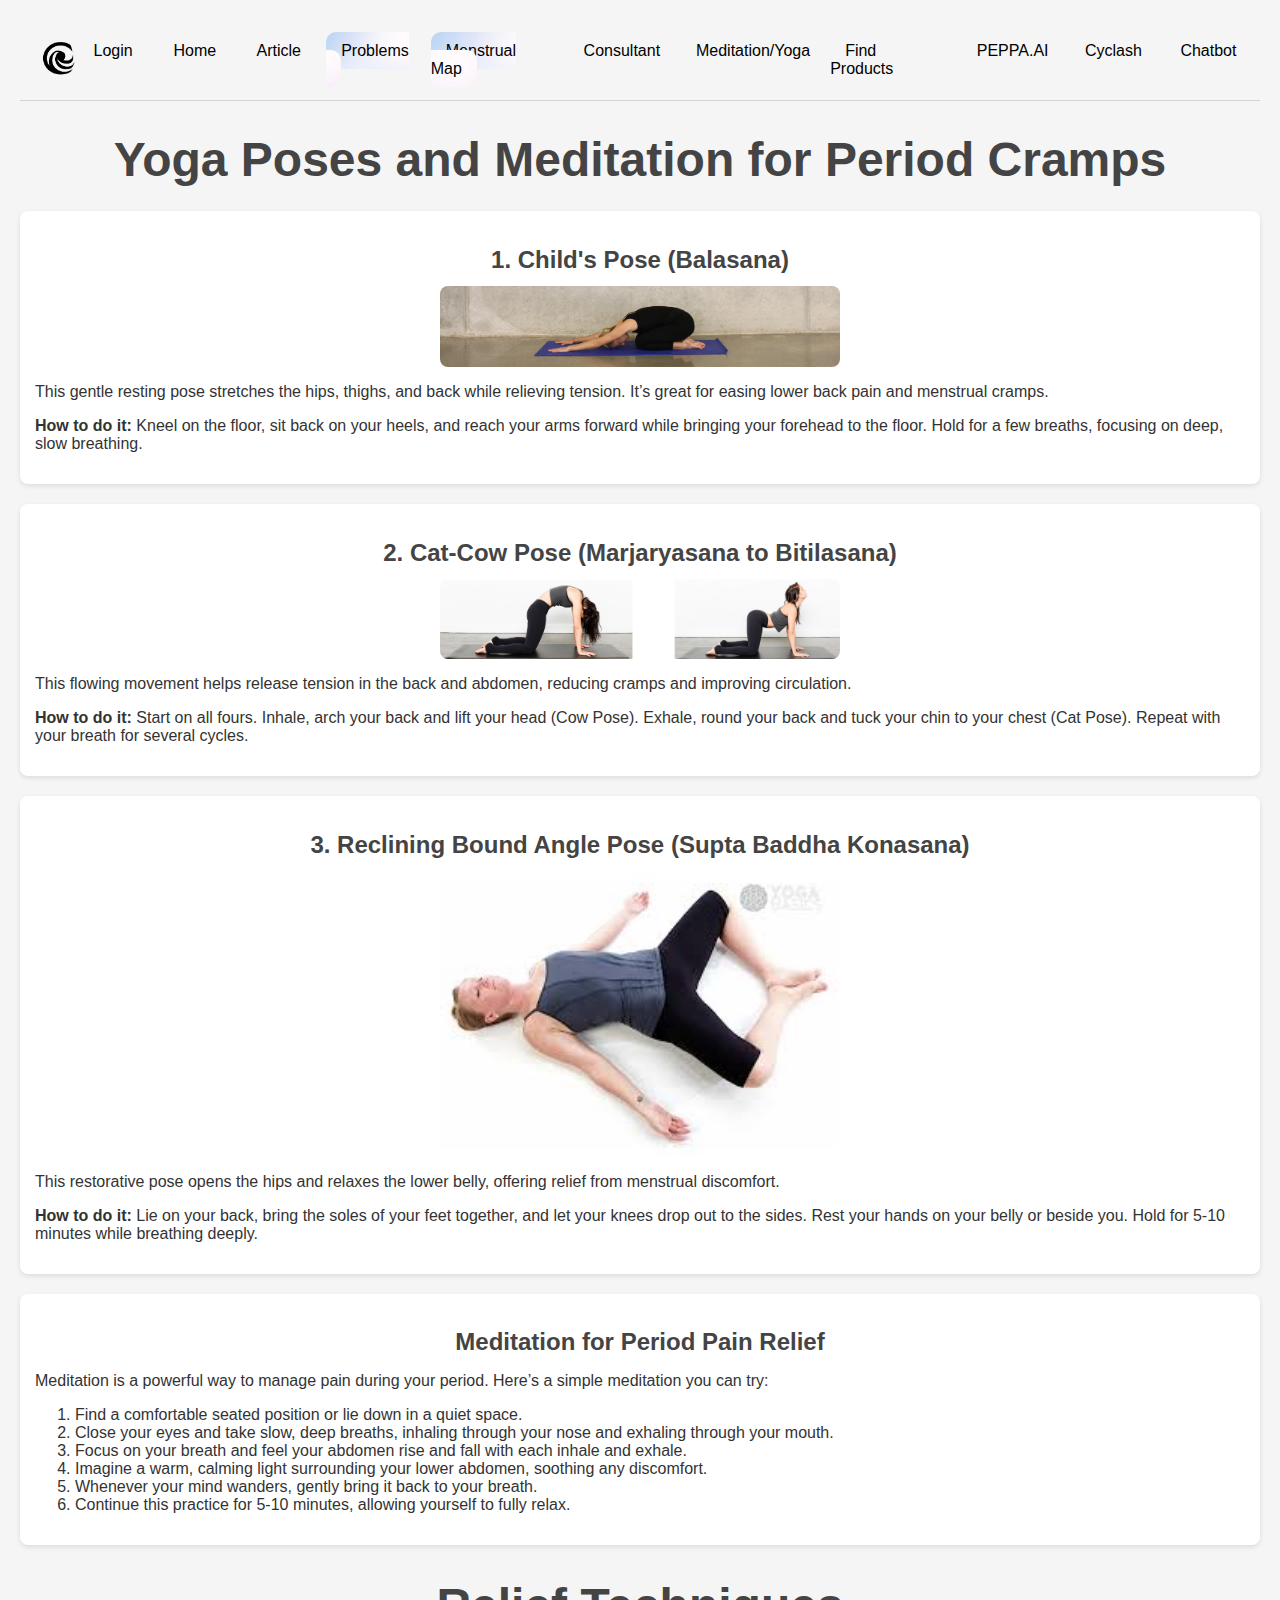
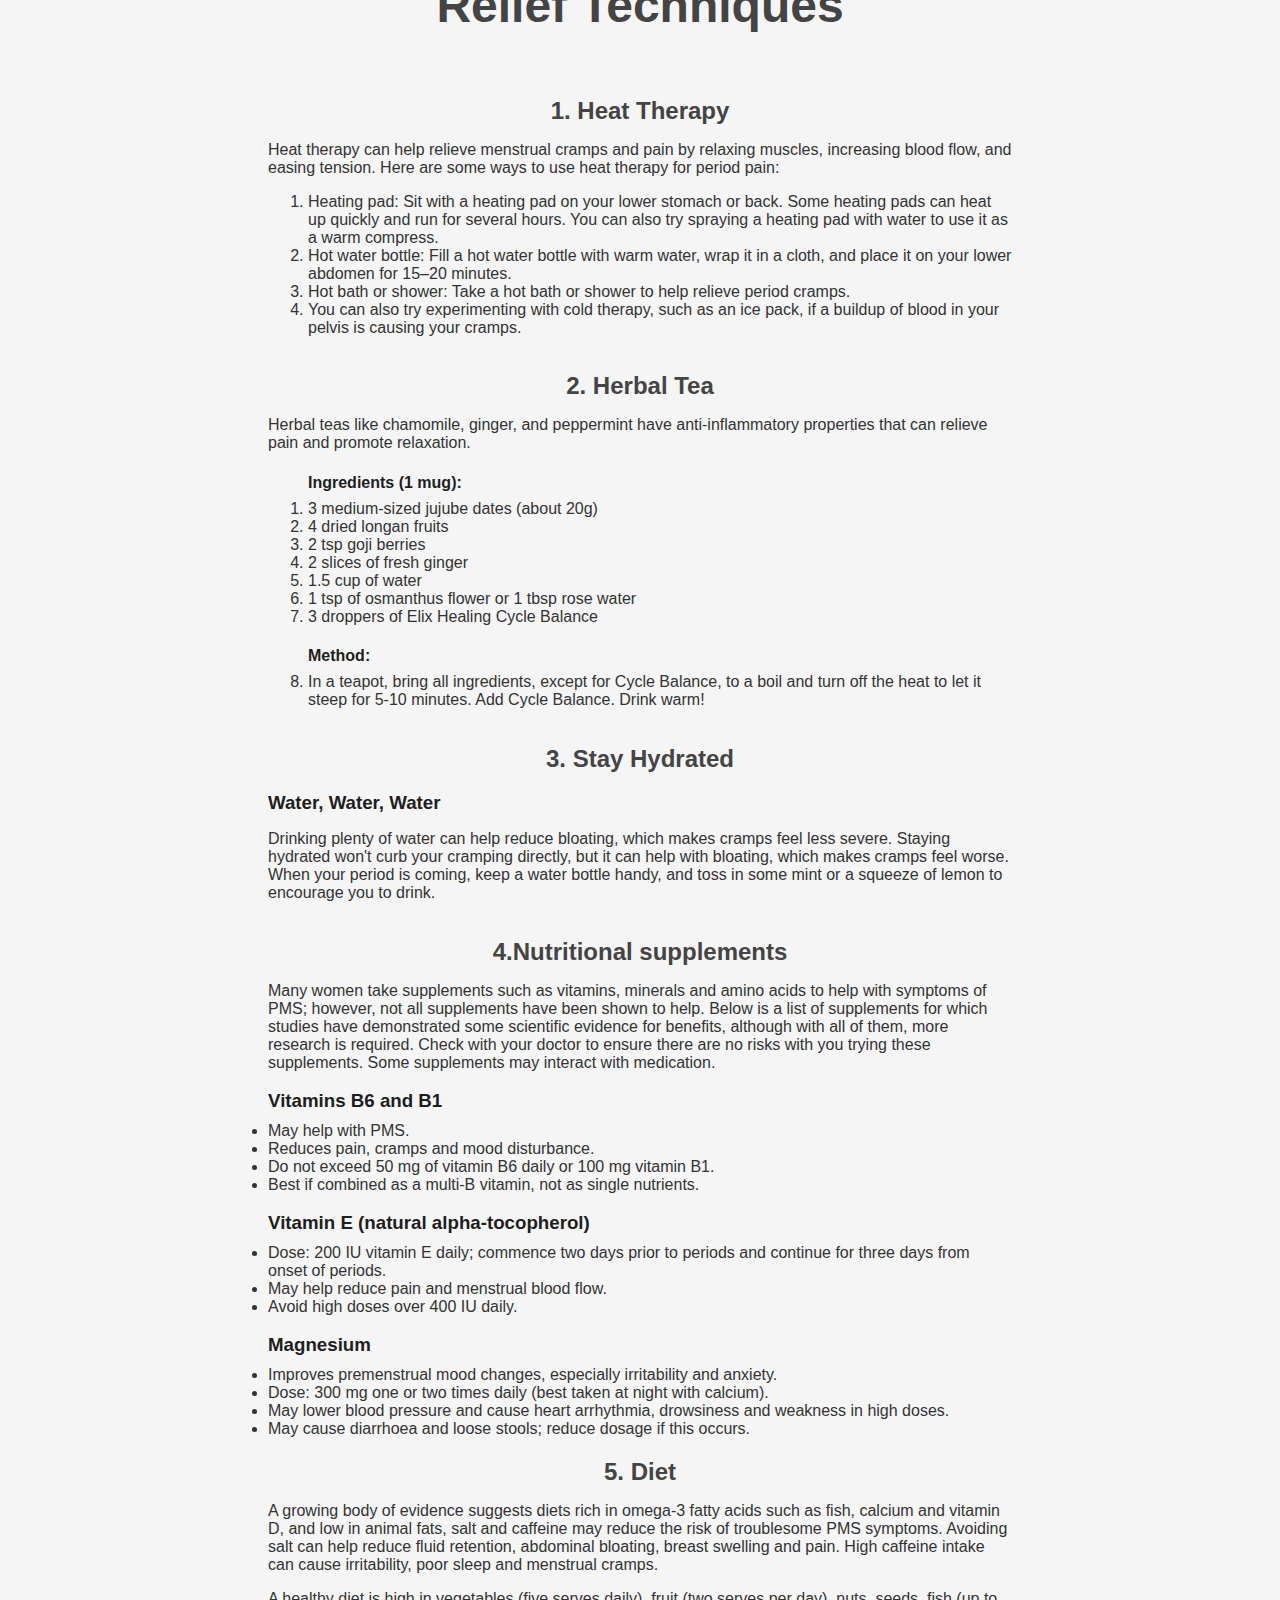
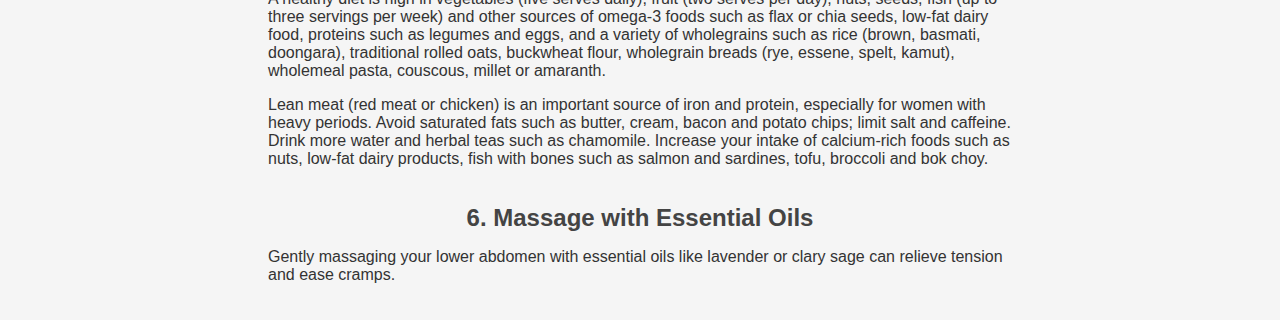
<file: meditation.html>
<!DOCTYPE html>
<html lang="en">
<head>
        <meta charset="utf-8">
        <meta name="viewport" content="width=device-width, initial-scale=1">
        <title>TrueFlow | Menstrual Map</title>
        <link rel="stylesheet" href="css/global.css">
        <link rel="stylesheet" href="css/map.css">
    </head>
    <body>
    <script src="js/global.js"></script>
    <div id="overlay"></div>
    <nav class="navbar">
        <div class="logo"><a href="index.html"><img src="public/logo.png"></a></div>
        <ul class="navbar-button">
            <li><a href="login.html">Login</a></li>
            <li><a href="index.html">Home</a></li>
            <li><a href="article.html">Article</a></li>
            <li><a href="problem.html" class="active">Problems</a></li>
            <li><a href="map.html" class="active">Menstrual Map</a></li>
            <li><a href="consultant.html">Consultant</a></li>
            <li><a href="meditation.html">Meditation/Yoga</a></li>
            <li><a href="products.html">Find Products</a></li>
            <li><a href="peppa.html">PEPPA.AI</a></li>
            <li><a href="cyclash.html">Cyclash</a></li>
            <li><a href="know.html">Chatbot</a></li>
        </ul>
    </nav>
    <meta charset="UTF-8">
    <meta name="viewport" content="width=device-width, initial-scale=1.0">
    <title>Yoga Poses and Meditation for Period Cramps</title>
    <style>
        body {
            font-family: Arial, sans-serif;
            margin: 0;
            padding: 20px;
            background-color: #f5f5f5;
            color: #333;
        }
        h1, h2 {
            text-align: center;
            color: #444;
        }
        .pose {
            background-color: #fff;
            margin: 20px 0;
            padding: 15px;
            border-radius: 8px;
            box-shadow: 0 2px 5px rgba(0, 0, 0, 0.1);
        }
        .pose img {
            width: 100%;
            max-width: 400px;
            display: block;
            margin: 10px auto;
            border-radius: 8px;
        }
        .pose-description {
            margin-top: 10px;
        }
        .meditation {
            background-color: #fff;
            padding: 15px;
            margin: 20px 0;
            border-radius: 8px;
            box-shadow: 0 2px 5px rgba(0, 0, 0, 0.1);
        }
    </style>
</head>
<body>
    <h1>Yoga Poses and Meditation for Period Cramps</h1>

    <section class="pose">
        <h2>1. Child's Pose (Balasana)</h2>
        <img src="child pose.png" alt="Child's Pose">
        <div class="pose-description">
            <p>This gentle resting pose stretches the hips, thighs, and back while relieving tension. It’s great for easing lower back pain and menstrual cramps.</p>
            <p><strong>How to do it:</strong> Kneel on the floor, sit back on your heels, and reach your arms forward while bringing your forehead to the floor. Hold for a few breaths, focusing on deep, slow breathing.</p>
        </div>
    </section>

    <section class="pose">
        <h2>2. Cat-Cow Pose (Marjaryasana to Bitilasana)</h2>
        <img src="Cat Cow.webp" alt="Cat-Cow Pose">
        <div class="pose-description">
            <p>This flowing movement helps release tension in the back and abdomen, reducing cramps and improving circulation.</p>
            <p><strong>How to do it:</strong> Start on all fours. Inhale, arch your back and lift your head (Cow Pose). Exhale, round your back and tuck your chin to your chest (Cat Pose). Repeat with your breath for several cycles.</p>
        </div>
    </section>

    <section class="pose">
        <h2>3. Reclining Bound Angle Pose (Supta Baddha Konasana)</h2>
        <img src="reclining-bound-angle.jpg" alt="Reclining Bound Angle Pose">
        <div class="pose-description">
            <p>This restorative pose opens the hips and relaxes the lower belly, offering relief from menstrual discomfort.</p>
            <p><strong>How to do it:</strong> Lie on your back, bring the soles of your feet together, and let your knees drop out to the sides. Rest your hands on your belly or beside you. Hold for 5-10 minutes while breathing deeply.</p>
        </div>
    </section>

    <section class="meditation">
        <h2>Meditation for Period Pain Relief</h2>
        <p>Meditation is a powerful way to manage pain during your period. Here’s a simple meditation you can try:</p>
        <ol>
            <li>Find a comfortable seated position or lie down in a quiet space.</li>
            <li>Close your eyes and take slow, deep breaths, inhaling through your nose and exhaling through your mouth.</li>
            <li>Focus on your breath and feel your abdomen rise and fall with each inhale and exhale.</li>
            <li>Imagine a warm, calming light surrounding your lower abdomen, soothing any discomfort.</li>
            <li>Whenever your mind wanders, gently bring it back to your breath.</li>
            <li>Continue this practice for 5-10 minutes, allowing yourself to fully relax.</li>
        </ol>
    </section>
    <body>
        <h1>Relief Techniques</h1>
    
        <div class="container">
            <div class="remedy">
                <h2>1. Heat Therapy</h2>
                <p>Heat therapy can help relieve menstrual cramps and pain by relaxing muscles, increasing blood flow, and easing tension. Here are some ways to use heat therapy for period pain: </p>
                <ol>
                    <li>Heating pad: Sit with a heating pad on your lower stomach or back. Some heating pads can heat up quickly and run for several hours. You can also try spraying a heating pad with water to use it as a warm compress. </li>
                    <li>Hot water bottle: Fill a hot water bottle with warm water, wrap it in a cloth, and place it on your lower abdomen for 15–20 minutes. </li>
                    <li>Hot bath or shower: Take a hot bath or shower to help relieve period cramps. </li>
                   <li> You can also try experimenting with cold therapy, such as an ice pack, if a buildup of blood in your pelvis is causing your cramps.</li>
                </ol>
            </div>
            <div class="remedy">
                <h2>2. Herbal Tea</h2>
                <p>Herbal teas like chamomile, ginger, and peppermint have anti-inflammatory properties that can relieve pain and promote relaxation.</p>
                <ol>
                    <h4>Ingredients (1 mug):</h4>

                    <li>3 medium-sized jujube dates (about 20g)</li>
                    <li>4 dried longan fruits</li>
                   <li> 2 tsp goji berries</li>
                   <li>2 slices of fresh ginger</li>
                   <li> 1.5 cup of water</li>
                   <li> 1 tsp of osmanthus flower or 1 tbsp rose water</li>
                   <li> 3 droppers of Elix Healing Cycle Balance</li>
                   <h4> Method:</h4>
                    
                    <li>In a teapot, bring all ingredients, except for Cycle Balance, to a boil and turn off the heat to let it steep for 5-10 minutes. 
                    Add Cycle Balance. Drink warm!</li>
                </ol>
            </div>
            <div class="remedy">
                <h2>3. Stay Hydrated</h2>
                <h3>Water, Water, Water</h3>
                <p>Drinking plenty of water can help reduce bloating, which makes cramps feel less severe.
                    Staying hydrated won't curb your cramping directly, but it can help with bloating, which makes cramps feel worse. When your period is coming, keep a water bottle handy, and toss in some mint or a squeeze of lemon to encourage you to drink.</p>
            </div>
            <div class="remedy">
                <h2>4.Nutritional supplements</h2>
                <p>Many women take supplements such as vitamins, minerals and amino acids to help with symptoms of PMS; however, not all supplements have been shown to help. Below is a list of supplements for which studies have demonstrated some scientific evidence for benefits, although with all of them, more research is required. Check with your doctor to ensure there are no risks with you trying these supplements. Some supplements may interact with medication.</p>
                <h3>Vitamins B6 and B1</h3>
                <li>May help with PMS.</li>
                <li>Reduces pain, cramps and mood disturbance. </li>
                <li>Do not exceed 50 mg of vitamin B6 daily or 100 mg vitamin B1. </li>
                <li>Best if combined as a multi-B vitamin, not as single nutrients. </li>
                <h3>Vitamin E (natural alpha-tocopherol) </h3>
                <li>Dose: 200 IU vitamin E daily; commence two days prior to periods and continue for three days from onset of periods.  </li>
                <li>May help reduce pain and menstrual blood flow.  </li>
                <li>Avoid high doses over 400 IU daily.</li>
                <h3>Magnesium  </h3>
                <li>Improves premenstrual mood changes, especially irritability and anxiety. </li>
                <li>Dose: 300 mg one or two times daily (best taken at night with calcium).    </li>
                <li>May lower blood pressure and cause heart arrhythmia, drowsiness and weakness in high doses.  </li>
                <li>May cause diarrhoea and loose stools; reduce dosage if this occurs.</li>
            </div>
            <div class="remedy">
                <h2>5. Diet</h2>
                <p>A growing body of evidence suggests diets rich in omega-3 fatty acids such as fish, calcium and vitamin D, and low in animal fats, salt and caffeine may reduce the risk of troublesome PMS symptoms. Avoiding salt can help reduce fluid retention, abdominal bloating, breast swelling and pain. High caffeine intake can cause irritability, poor sleep and menstrual cramps.
                </p>
                <p>A healthy diet is high in vegetables (five serves daily), fruit (two serves per day), nuts, seeds, fish (up to three servings per week) and other sources of omega-3 foods such as flax or chia seeds, low-fat dairy food, proteins such as legumes and eggs, and a variety of wholegrains such as rice (brown, basmati, doongara), traditional rolled oats, buckwheat flour, wholegrain breads (rye, essene, spelt, kamut), wholemeal pasta, couscous, millet or amaranth.</p>
                <p>Lean meat (red meat or chicken) is an important source of iron and protein, especially for women with heavy periods. Avoid saturated fats such as butter, cream, bacon and potato chips; limit salt and caffeine. Drink more water and herbal teas such as chamomile.

                 Increase your intake of calcium-rich foods such as nuts, low-fat dairy products, fish with bones such as salmon and sardines, tofu, broccoli and bok choy.</p>
            </div>
            <div class="remedy">
                <h2>6. Massage with Essential Oils</h2>
                <p>Gently massaging your lower abdomen with essential oils like lavender or clary sage can relieve tension and ease cramps.</p>
            </div>
        </div>
    </body>
    </html>
</body>
</html>
</file>
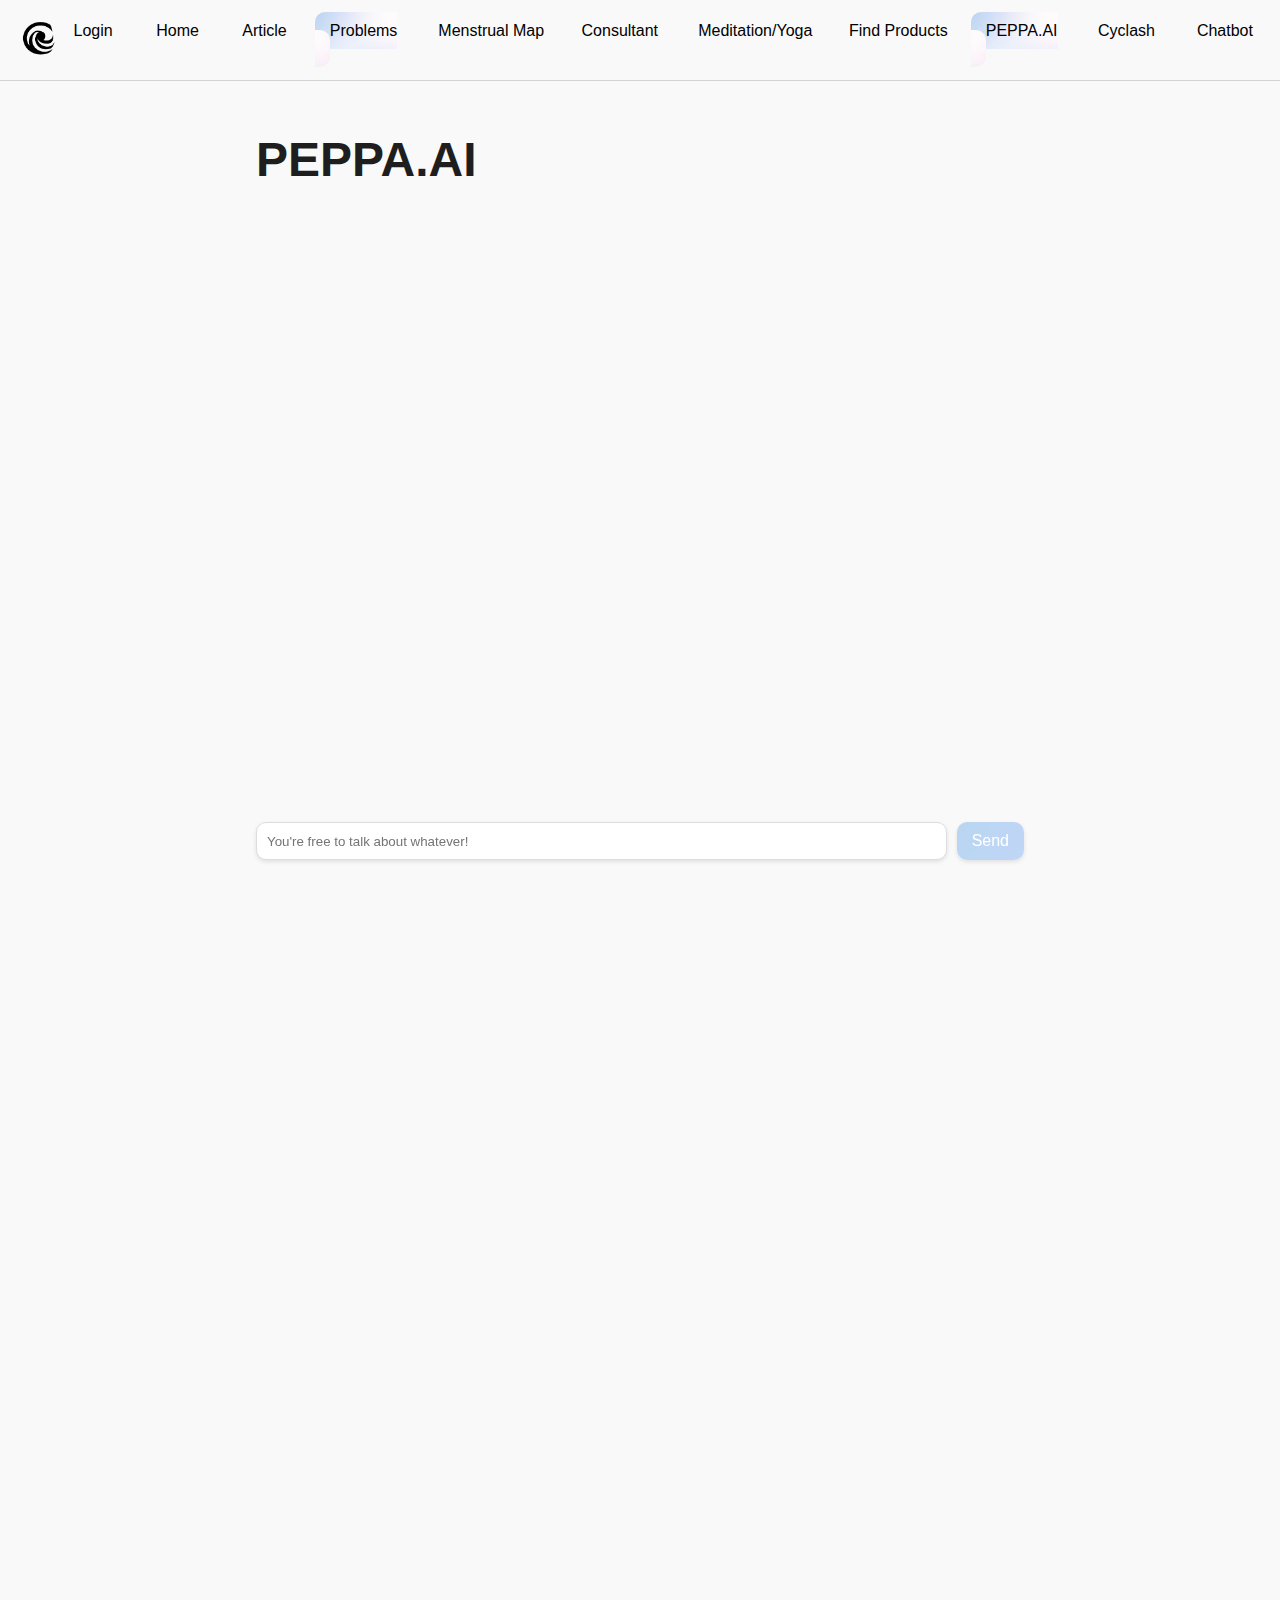
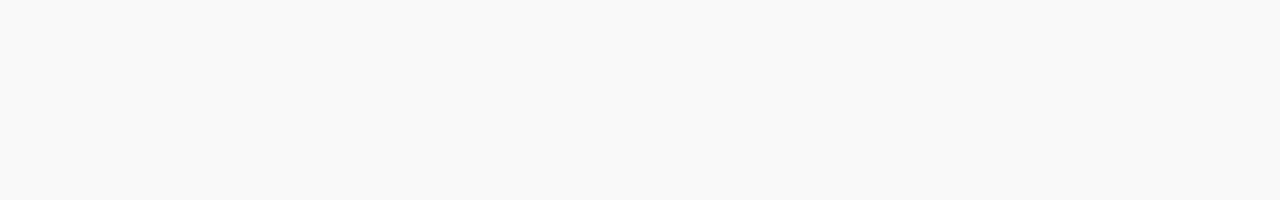
<file: peppa.html>
<!DOCTYPE html>
<html lang="en">
<head>
    <meta charset="utf-8">
    <meta name="viewport" content="width=device-width, initial-scale=1">
    <title>TrueFlow | PEPPA.AI</title>
    <link rel="stylesheet" href="css/global.css">
    <link rel="stylesheet" href="css/peppa.css">
</head>
<body>
<script src="js/global.js"></script>
<script src="js/peppa.js"></script>
<div id="overlay"></div>
<nav class="navbar">
    <div class="logo"><a href="index.html"><img src="public/logo.png"></a></div>
    <ul class="navbar-button">
        <li><a href="login.html">Login</a></li>
        <li><a href="index.html">Home</a></li>
        <li><a href="article.html">Article</a></li>
        <li><a href="problem.html" class="active">Problems</a></li>
        <li><a href="map.html">Menstrual Map</a></li>
        <li><a href="consultant.html">Consultant</a></li>
        <li><a href="meditation.html">Meditation/Yoga</a></li>
        <li><a href="products.html">Find Products</a></li>
        <li><a href="peppa.html" class="active">PEPPA.AI</a></li>
        <li><a href="cyclash.html">Cyclash</a></li>
        <li><a href="know.html">Chatbot</a></li>
    </ul>
</nav>
<div class="container">
    <h1>PEPPA.AI</h1>
    <div id="chat-container">
        <div id="messages"></div>
    </div>
    <form id="input-div">
        <input id="input-box" type="text" placeholder="You're free to talk about whatever!"/>
        <div id="send-button" class="button"><a>Send</a></div>
    </form>
</div>
</body>
</html>
</file>
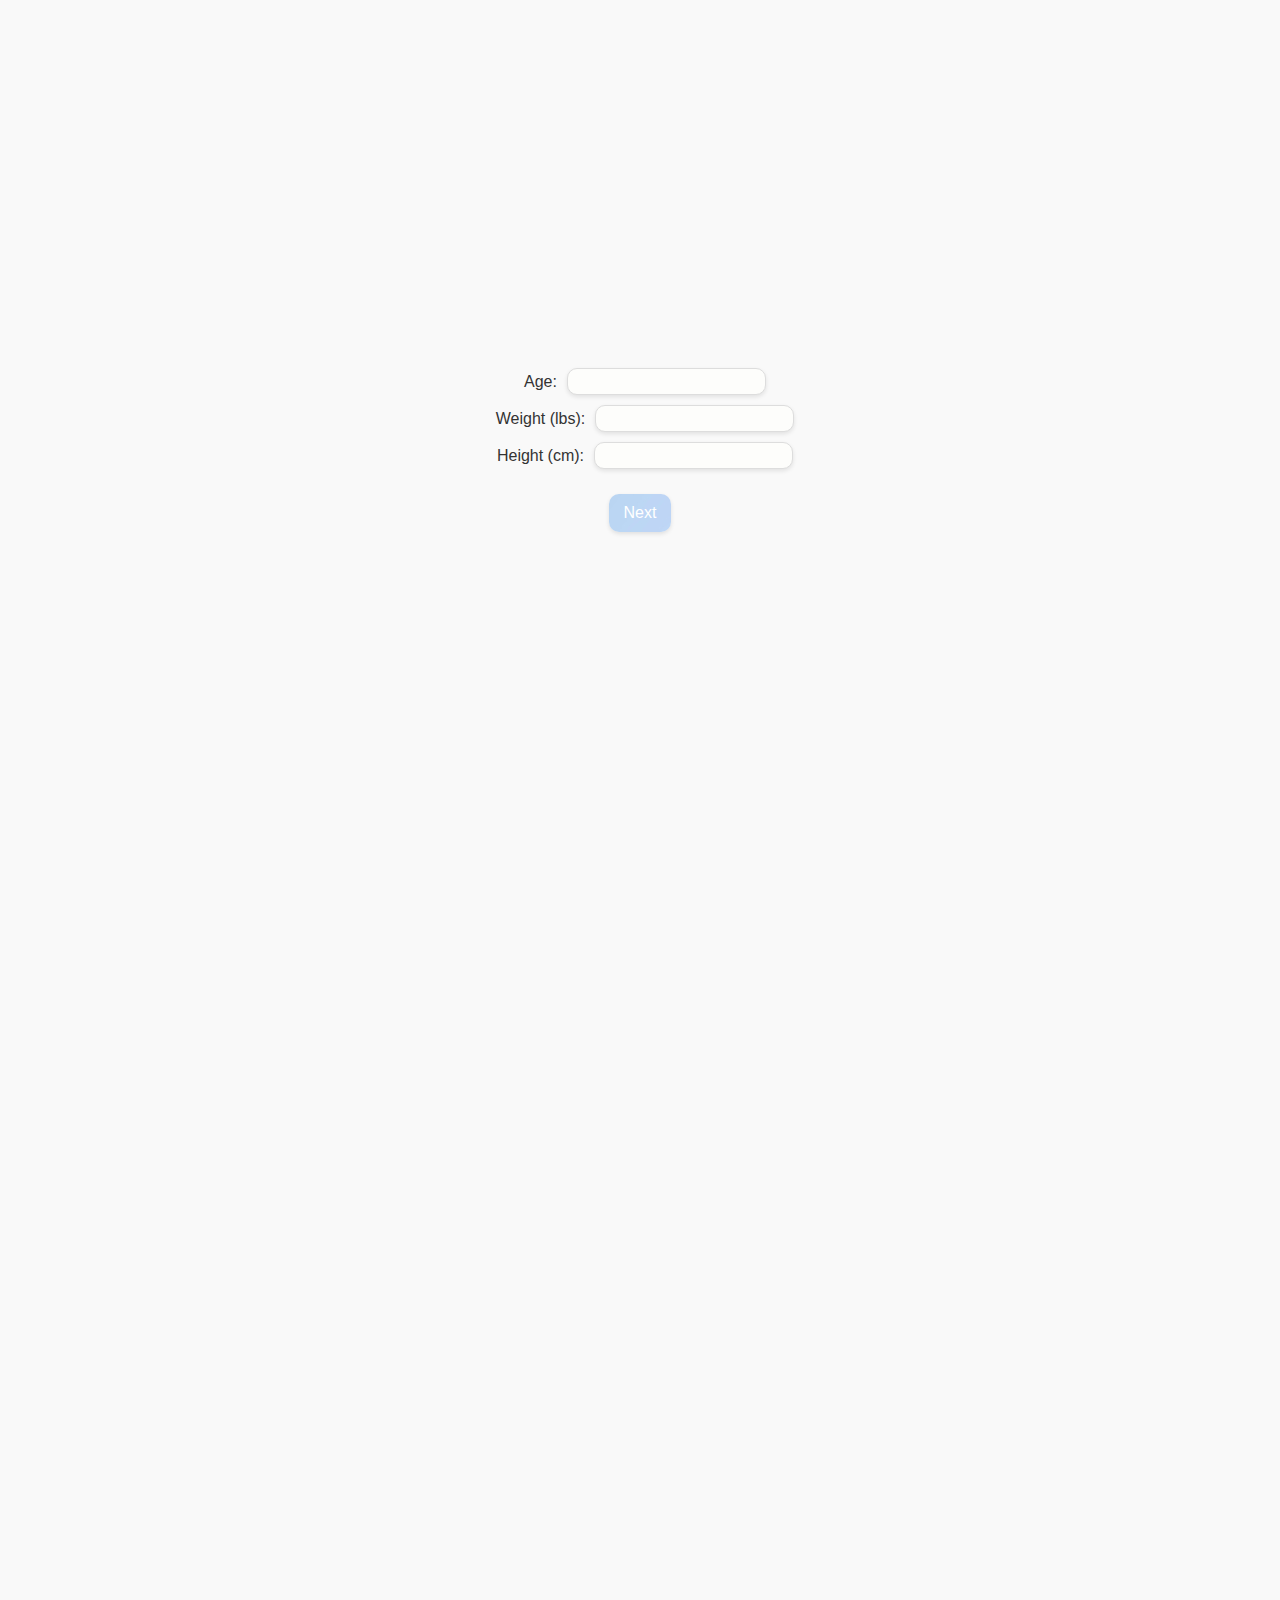
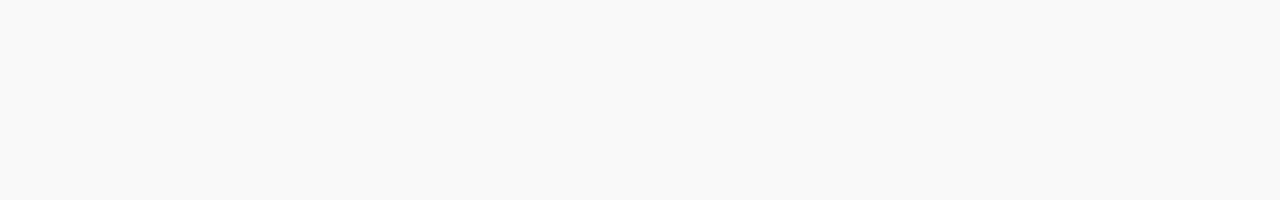
<file: problem.html>
<!DOCTYPE html>
<html lang="en">
<head>
    <meta charset="utf-8">
    <meta name="viewport" content="width=device-width, initial-scale=1">
    <title>TrueFlow | Dashboard</title>
    <link rel="stylesheet" href="css/global.css">
    <link rel="stylesheet" href="css/dashboard.css">
</head>
<body>
    <script src="js/global.js"></script>
    <script type="module" src="js/dashboard.js"></script>
    <div id="overlay"></div>
    <nav class="navbar">
        <div class="logo"><a href="index.html"><img src="public/logo.png"></a></div>
        <ul class="navbar-button">
            <li><a href="input_data.html">input</a></li>
            <li><a href="login.html">Login</a></li>
            <li><a href="index.html" class="active">Home</a></li>
            <li><a href="article.html">Article</a></li>
            <li><a href="problem.html" class="active">Problems</a></li>
            <li><a href="map.html">Menstrual Map</a></li>
            <li><a href="consultant.html">Consultant</a></li>
            <li><a href="meditation.html">Meditation/Yoga</a></li>
            <li><a href="products.html">Find Products</a></li>
            <li><a href="peppa.html">PEPPA.AI</a></li>
            <li><a href="cyclash.html">Cyclash</a></li>
            <li><a href="know.html">Chatbot</a></li>
        </ul>
    </nav>
    <meta charset="UTF-8">
    <meta name="viewport" content="width=device-width, initial-scale=1.0">
    <title>Women's Health: From Birth to Death</title>
    <link href="https://fonts.googleapis.com/css2?family=Raleway:wght@400;600&display=swap" rel="stylesheet">
    <style>
        body {
            font-family: 'Raleway', sans-serif;
            margin: 0;
            padding: 0;
            background-color: #f4f4f9;
            color: #333;
        }

        header {
            background-color: #c71585;
            color: #fff;
            padding: 20px;
            text-align: center;
        }

        header h1 {
            margin: 0;
            font-size: 2em;
        }

        .container {
            max-width: 900px;
            margin: 30px auto;
            padding: 20px;
            background-color: #fff;
            box-shadow: 0px 0px 10px #f4f4f9(0, 0, 0, 0.1);
        }

        .section {
            margin-bottom: 40px;
        }

        .section h2 {
            font-size: 1.5em;
            margin-bottom: 20px;
            color: #c71585;
        }

        .issue {
            display: flex;
            align-items: flex-start;
            margin-bottom: 20px;
        }

        .issue-icon {
            font-size: 2em;
            margin-right: 15px;
            color: #c71585;
        }

        .issue-content {
            flex-grow: 1;
        }

        .issue-title {
            font-weight: 600;
            margin: 0 0 5px;
        }

        .issue-description {
            display: none;
            margin: 0;
            color: #555;
        }

        .read-more-button {
            color: #c71585;
            cursor: pointer;
            display: inline-block;
            margin-top: 5px;
            font-weight: 600;
        }

        .important-note {
            background-color: #fff4f4;
            color: #c71585;
            padding: 20px;
            font-weight: 600;
            text-align: center;
            box-shadow: 0px 0px 10px rgba(0, 0, 0, 0.1);
        }

        footer {
            background-color: #333;
            color: #fff;
            text-align: center;
            padding: 20px;
            margin-top: 20px;
        }

        footer p {
            margin: 0;
        }
    </style>
</head>
<body>

    <header>
        <h1>Women's Health: From Birth to Death</h1>
    </header>

    <div class="container">
        <!-- Infancy and Childhood Section -->
        <div class="section">
            <h2>Infancy and Childhood (0-12 years)</h2>

            <div class="issue">
                <div class="issue-icon">👶</div>
                <div class="issue-content">
                    <div class="issue-title">Birth Defects</div>
                    <p class="issue-description">Congenital anomalies affecting various body systems such as heart defects, spina bifida, and cleft lip/palate. Early diagnosis and intervention are crucial.</p>
                    <span class="read-more-button">Read More</span>
                </div>
            </div>

            <div class="issue">
                <div class="issue-icon">🤒</div>
                <div class="issue-content">
                    <div class="issue-title">Infections</div>
                    <p class="issue-description">Children are particularly susceptible to infections such as ear infections, respiratory infections, and gastrointestinal infections. Vaccination and hygiene are key preventive measures.</p>
                    <span class="read-more-button">Read More</span>
                </div>
            </div>

            <div class="issue">
                <div class="issue-icon">📏</div>
                <div class="issue-content">
                    <div class="issue-title">Growth Disorders</div>
                    <p class="issue-description">Growth and developmental delays, childhood obesity, and other growth-related issues require regular monitoring and early intervention for healthy development.</p>
                    <span class="read-more-button">Read More</span>
                </div>
            </div>
        </div>

        <!-- Adolescence Section -->
        <div class="section">
            <h2>Adolescence (13-19 years)</h2>

            <div class="issue">
                <div class="issue-icon">🩸</div>
                <div class="issue-content">
                    <div class="issue-title">Menstrual Disorders</div>
                    <p class="issue-description">Irregular periods, painful periods (dysmenorrhea), and absence of periods (amenorrhea) are common issues during adolescence. Proper diagnosis and management are essential.</p>
                    <span class="read-more-button">Read More</span>
                </div>
            </div>

            <div class="issue">
                <div class="issue-icon">🧠</div>
                <div class="issue-content">
                    <div class="issue-title">Mental Health Issues</div>
                    <p class="issue-description">Adolescents may experience depression, anxiety, and eating disorders due to hormonal changes and social pressures. Early intervention can prevent long-term issues.</p>
                    <span class="read-more-button">Read More</span>
                </div>
            </div>

            <div class="issue">
                <div class="issue-icon">💊</div>
                <div class="issue-content">
                    <div class="issue-title">Sexual and Reproductive Health</div>
                    <p class="issue-description">Important aspects include contraception, preventing sexually transmitted infections (STIs), and human papillomavirus (HPV) vaccination.</p>
                    <span class="read-more-button">Read More</span>
                </div>
            </div>
        </div>

        <!-- Adulthood Section -->
        <div class="section">
            <h2>Adulthood (20-39 years)</h2>

            <div class="issue">
                <div class="issue-icon">👶</div>
                <div class="issue-content">
                    <div class="issue-title">Fertility Issues</div>
                    <p class="issue-description">Many women face fertility challenges during their reproductive years. This can include conditions such as polycystic ovary syndrome (PCOS), endometriosis, and unexplained infertility.</p>
                    <span class="read-more-button">Read More</span>
                </div>
            </div>

            <div class="issue">
                <div class="issue-icon">🤰</div>
                <div class="issue-content">
                    <div class="issue-title">Pregnancy Complications</div>
                    <p class="issue-description">Pregnancy can bring complications such as gestational diabetes, preeclampsia, and miscarriage. Proper prenatal care is essential for the health of both mother and baby.</p>
                    <span class="read-more-button">Read More</span>
                </div>
            </div>

            <div class="issue">
                <div class="issue-icon">🏃‍♀️</div>
                <div class="issue-content">
                    <div class="issue-title">Breast Health</div>
                    <p class="issue-description">Breast health is crucial, with conditions such as benign breast lumps, mastitis, and the need for regular breast cancer screenings becoming more prominent during these years.</p>
                    <span class="read-more-button">Read More</span>
                </div>
            </div>
        </div>

        <!-- Middle Age Section -->
        <div class="section">
            <h2>Middle Age (40-59 years)</h2>

            <div class="issue">
                <div class="issue-icon">🌡️</div>
                <div class="issue-content">
                    <div class="issue-title">Menopause</div>
                    <p class="issue-description">The transition to menopause, typically occurring in the late 40s to 50s, can bring symptoms such as hot flashes, mood changes, and bone density loss. Hormonal changes during this period require careful management.</p>
                    <span class="read-more-button">Read More</span>
                </div>
            </div>

            <div class="issue">
                <div class="issue-icon">❤️</div>
                <div class="issue-content">
                    <div class="issue-title">Cardiovascular Health</div>
                    <p class="issue-description">Women’s risk of cardiovascular diseases such as heart disease and stroke increases after menopause. Maintaining a heart-healthy lifestyle becomes critical.</p>
                    <span class="read-more-button">Read More</span>
                </div>
            </div>

            <div class="issue">
                <div class="issue-icon">⚖️</div>
                <div class="issue-content">
                    <div class="issue-title">Weight Management</div>
                    <p class="issue-description">Weight gain and metabolic changes during middle age can lead to obesity, which is linked to diabetes, hypertension, and other health conditions. Managing weight through diet and exercise is key.</p>
                    <span class="read-more-button">Read More</span>
                </div>
            </div>
        </div>

        <!-- Older Age Section -->
        <div class="section">
            <h2>Older Age (60+ years)</h2>

            <div class="issue">
                <div class="issue-icon">🦴</div>
                <div class="issue-content">
                    <div class="issue-title">Osteoporosis</div>
                    <p class="issue-description">Postmenopausal women are at a higher risk of osteoporosis, which causes bones to become weak and brittle, increasing the likelihood of fractures. Calcium and vitamin D intake, along with weight-bearing exercises, are vital for bone health.</p>
                    <span class="read-more-button">Read More</span>
                </div>
            </div>

            <div class="issue">
                <div class="issue-icon">🧠</div>
                <div class="issue-content">
                    <div class="issue-title">Cognitive Decline</div>
                    <p class="issue-description">Aging increases the risk of cognitive decline, including memory loss, dementia, and Alzheimer’s disease. Mental stimulation, healthy diet, and regular physical activity can help maintain cognitive function.</p>
                    <span class="read-more-button">Read More</span>
                </div>
            </div>

            <div class="issue">
                <div class="issue-icon">⚖️</div>
                <div class="issue-content">
                    <div class="issue-title">Mobility and Falls</div>
                    <p class="issue-description">As women age, they may experience reduced mobility and balance, leading to a higher risk of falls. Regular physical activity and home safety measures can reduce the risk of falls.</p>
                    <span class="read-more-button">Read More</span>
                </div>
            </div>
        </div>

        <div class="important-note">
            <p>Important Note: This is a general overview of health issues women may face throughout their lives. For personalized advice, always consult a healthcare professional.</p>
        </div>
    </div>



    <script>
        // JavaScript to toggle the "Read More" content
        document.querySelectorAll('.read-more-button').forEach(function(button) {
            button.addEventListener('click', function() {
                var description = this.previousElementSibling;
                if (description.style.display === 'block') {
                    description.style.display = 'none';
                    this.textContent = 'Read More';
                } else {
                    description.style.display = 'block';
                    this.textContent = 'Read Less';
                }
            });
        });
    </script>

</body>
</html>
</file>
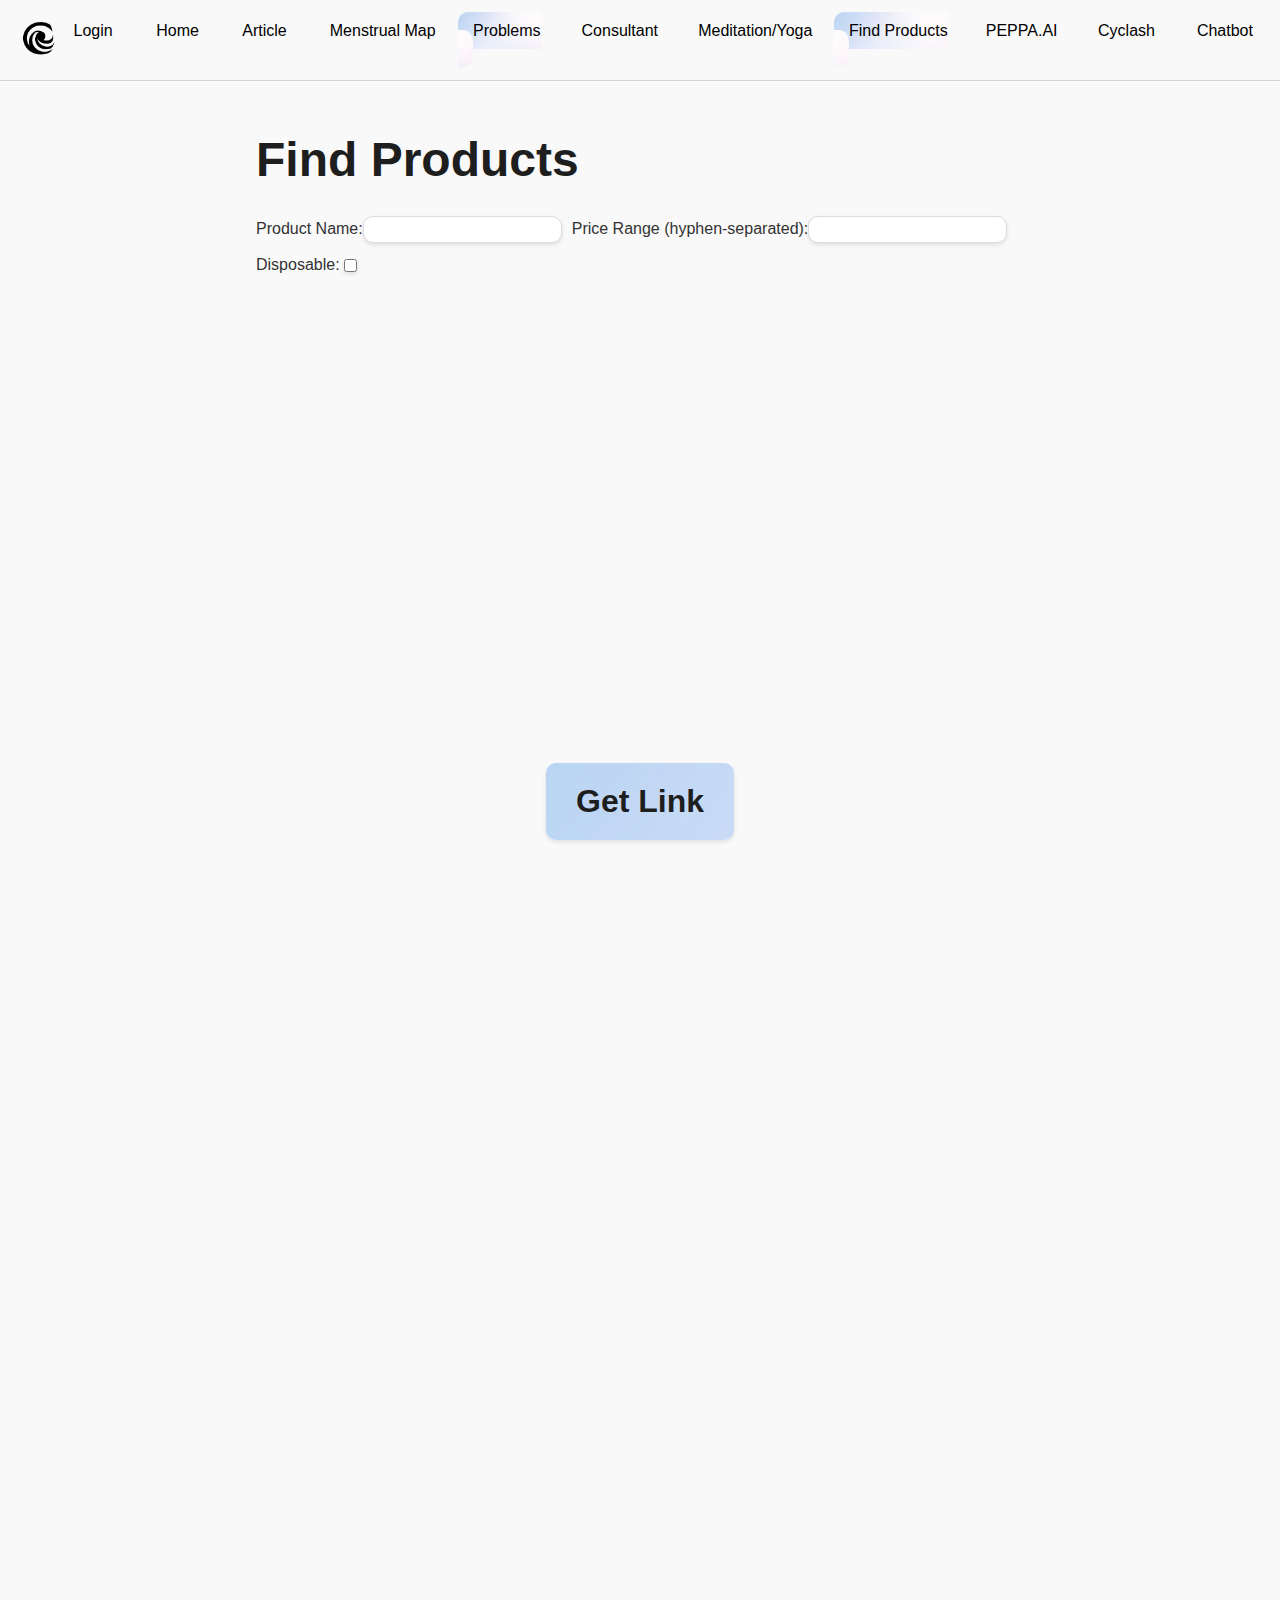
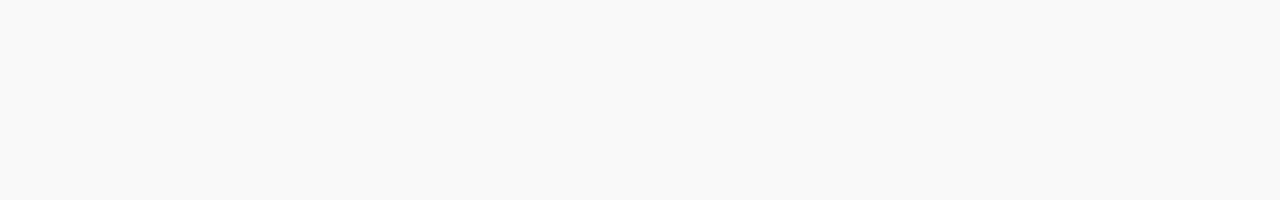
<file: products.html>
<!DOCTYPE html>
<html lang="en">
<head>
    <meta charset="UTF-8"/>
    <meta name="viewport" content="width=device-width, initial-scale=1.0"/>
    <title>TrueFlow | Products</title>
    <link rel="stylesheet" href="css/global.css">
    <link rel="stylesheet" href="css/products.css">

    <script>
        function getAmazonLink(product, disposable, priceRange) {
            let baseUrl = "https://www.amazon.in/s?k=";
            baseUrl += encodeURIComponent(product);
            if (disposable) {
                baseUrl += "&ref=sr_st_disposable";
            }

            let [lowPrice, highPrice] = priceRange.split("-");
            let priceFilter = `&low-price=${encodeURIComponent(
                lowPrice
            )}&high-price=${encodeURIComponent(highPrice)}`;
            baseUrl += priceFilter;

            return baseUrl;
        }

        function generateLink() {
            const product = document.getElementById("product").value;
            const disposable = document.getElementById("disposable").checked;
            const priceRange = document.getElementById("priceRange").value;

            const amazonLink = getAmazonLink(product, disposable, priceRange);

            window.open(amazonLink, '_blank').focus();
        }
    </script>
</head>
<body>
<nav class="navbar">
    <div class="logo"><a href="index.html"><img src="public/logo.png"></a></div>
    <ul class="navbar-button">
        <li><a href="login.html">Login</a></li>
        <li><a href="index.html">Home</a></li>
        <li><a href="article.html">Article</a></li>
        <li><a href="map.html">Menstrual Map</a></li>
        <li><a href="problem.html" class="active">Problems</a></li>
        <li><a href="consultant.html">Consultant</a></li>
        <li><a href="meditation.html">Meditation/Yoga</a></li>
        <li><a href="products.html" class="active">Find Products</a></li>
        <li><a href="peppa.html">PEPPA.AI</a></li>
        <li><a href="cyclash.html">Cyclash</a></li>
        <li><a href="know.html">Chatbot</a></li>
    </ul>
</nav>
<div class="container">
    <h1>Find Products</h1>

    <form>
        <label for="product">Product Name: </label><br/>
        <input type="text" id="product" name="product" required/><br/><br/>

        <label for="priceRange">Price Range (hyphen-separated): </label><br/>
        <input
                type="text"
                id="priceRange"
                name="priceRange"
                required
        />

        <label for="disposable">Disposable: </label><br/>
        <input type="checkbox" id="disposable" name="disposable"/><br/><br/>

        <div id="get-link">
            <div class="button">
                <a onclick="generateLink()">Get Link</a>
            </div>
        </div>

    </form>
    <p id="outputLink"></p>
</div>
</body>
</html>
</file>
<file: css/global.css>
body {
    background-image: url('https://media.istockphoto.com/id/1419895694/vector/seamless-pattern-of-different-menstrual-hygiene-products-menstrual-cup-sanitary-pad-tampon.jpg?s=612x612&w=0&k=20&c=jxCnC_EGQhV68nX4ixQohz7eaL3Df5EgabuJvAHKAww=');
    background-size: cover; /* Adjust to cover the entire background */
    background-position: center; /* Center the background image */
    background-repeat: no-repeat; /* Do not repeat the image */
    height: 200vh; /* Ensure the body covers the full viewport height */
    margin: 0; /* Remove default margins */
}
#overlay {
    position: absolute;
    width: 100%;
    height: 100%;
    background: white;
    opacity: 1;

    transition: opacity 0.5s ease-out;
    z-index: 10;
    pointer-events: none;
}

body {
    font-family: Inter, sans-serif;
    background-color: #f9f9f9;
    color: #333;
    margin: 0;
    padding: 0;
}

h1, h2, h3, h4, h5, h6 {
    font-weight: bold;
    margin-bottom: 0.5em;
    color: #1e1e1e;
}

h1 {
    font-size: 3em;
}

p {
    margin-bottom: 1em;
}

a {
    color: #007bff;
    text-decoration: none;
}

a:hover {
    text-decoration: underline;
}

.container {
    width: 60%;
    margin: 0 auto;
    padding: 20px;
}

.navbar {
    display: flex;
    align-items: center;
    justify-content: space-between;
    padding: 20px 20px;

    border-bottom: 1px solid;
    margin-bottom: -1px;
    border-color: lightgray;
}

.button {
    justify-content: center;
    display: flex;
    gap: 20px;
    margin: 0;
    padding: 0;
}

.button input {
    all: unset;
}

.button a, .submit-button {
    all: unset;
    background-image: url("../public/gradient.jpg");

    position: relative;
    overflow: hidden;
    padding: 10px 15px;

    text-decoration: none;
    color: #fff;
    border-radius: 10px;
    box-shadow: 0 2px 4px rgba(0, 0, 0, 0.1);

    cursor: pointer;
}

.button a::after, .submit-button::after {
    content: '';
    position: absolute;
    bottom: 10px;
    left: 50%;
    right: 50%;
    height: 1px;
    background: #fff;
    transition: all 0.3s;
}

.button a:hover::after, .submit-button:hover::after {
    left: 15px;
    right: 15px;
}

.logo img {
    height: 36px;
    width: auto;
    object-fit: contain;
}

.navbar {
    display: flex;
    align-items: center;
    justify-content: space-between;
    padding: 20px 20px;

    border-bottom: 1px solid;
    margin-bottom: -1px;
    border-color: lightgray;
}

.navbar-button {
    list-style: none;
    display: flex;
    gap: 20px;
    margin: 0;
    padding: 0;
}

.navbar-button li {
    display: inline;
}

.navbar-button a {
    position: relative;
    overflow: hidden;
    padding: 10px 15px;

    text-decoration: none;
    color: #000;
    border-radius: 10px;
}

.navbar-button a::after {
    content: '';
    position: absolute;
    bottom: 10px;
    left: 50%;
    right: 50%;
    height: 1px;
    background: #000;
    transition: all 0.3s;
}

.navbar-button a:hover::after {
    left: 15px;
    right: 15px;
}

.navbar-button a.active {
    background-image: url("../public/gradient_tileable.jpg");
    background-size: 200%, 200%;

    -webkit-animation: scrolling 10s linear infinite;
    -moz-animation: scrolling 10s linear infinite;
    -o-animation: scrolling 10s linear infinite;
    animation: scrolling 10s linear infinite;
}

@-webkit-keyframes scrolling {
    from {
        background-position: 0, 0;
    }
    to {
        background-position: 200%, 0;
    }
}

.unity-desktop {
  margin-top: 60px;
}
</file>
<file: css/map.css>
.container {
    display: flex;
    flex-direction: column;
    align-items: center;
    justify-items: center;
}
</file>
<file: css/dashboard.css>
body {
    background-image: url('https://media.istockphoto.com/id/1419895694/vector/seamless-pattern-of-different-menstrual-hygiene-products-menstrual-cup-sanitary-pad-tampon.jpg?s=612x612&w=0&k=20&c=jxCnC_EGQhV68nX4ixQohz7eaL3Df5EgabuJvAHKAww=');
    background-size: cover; /* Adjust to cover the entire background */
    background-position: center; /* Center the background image */
    background-repeat: no-repeat; /* Do not repeat the image */
    height: 200vh; /* Ensure the body covers the full viewport height */
    margin: 0; /* Remove default margins */
}
#next-period {
    margin-bottom: 40px;
}

.stats {
    margin-bottom: 20px;
    display: flex;
    gap: 20px;
    flex-wrap: wrap;
    justify-content: center;
}

.stat-box, .week-forecast {
    background-color: white;
    border: 1px solid #ddd;
    border-radius: 10px;
    padding: 20px;
    box-shadow: 0 2px 4px rgba(0, 0, 0, 0.1);
    flex-grow: 1;
    width: 0;
}

.stat-box p, .week-forecast p {
    margin: 0;
    color: #555;
}

.stat-box h2 {
    margin: 10px 0 0;
    color: #333;
}

.week-icon {
    background-image: url("../public/menstrual.png");
    background-size: contain;
    background-position: center;
    background-repeat: no-repeat;
    padding: 0 20px;
    margin-top: 20px;
    width: auto;
    height: 100px;
}

#update-info {
    position: relative;
    left: 0;
    right: 0;
    margin: 10px;
}

#update-info a {
    font-weight: bold;
    font-size: 2em;
    color: #1e1e1e;
    padding: 20px 30px;
}

#update-info a::after {
    bottom: 20px;
    height: 2px;
    background-color: #1e1e1e
}

#update-info a:hover::after {
    left: 30px;
    right: 30px;
}

#calendar {
    width: 100%;
}
</file>
<file: css/input_data.css>
body {
    background-image: url('https://media.istockphoto.com/id/1419895694/vector/seamless-pattern-of-different-menstrual-hygiene-products-menstrual-cup-sanitary-pad-tampon.jpg?s=612x612&w=0&k=20&c=jxCnC_EGQhV68nX4ixQohz7eaL3Df5EgabuJvAHKAww=');
    background-size: cover; /* Adjust to cover the entire background */
    background-position: center; /* Center the background image */
    background-repeat: no-repeat; /* Do not repeat the image */
    height: 200vh; /* Ensure the body covers the full viewport height */
    margin: 0; /* Remove default margins */
}
form {
    overflow: hidden;
    margin: 0;
    position: absolute;
    width: 100%;
    height: 100%;
    display: flex;
    justify-content: center;
    align-items: center;
}

.page {
    transition: transform 0.5s ease-in-out;
    position: absolute;
    height: 100%;
    display: flex;
    flex-direction: column;
    justify-content: center;
    align-items: center;
    padding: 20px;
}

.page > div {
    max-width: 600px;
    margin: 5px 0;
    display: flex;
    flex-direction: row;
    align-items: center;
}

.page > div > label {
    margin: 0 10px;
}

.page .button {
    width: auto;
    display: flex;
    justify-content: center;
    max-width: 400px;
    margin-top: 20px;
}

form input {
    background-color: rgb(253, 253, 251);
    border-radius: 10px;
    padding: 5px 10px;
    border: 1px solid #ddd;
    box-shadow: 0 2px 4px rgba(23, 23, 23, 0.1);
}

form select {
    background-color: rgb(250, 248, 248);
    border-radius: 10px;
    padding: 5px 10px;
    border: 1px solid #ddd;
    box-shadow: 0 2px 4px rgba(0, 0, 0, 0.1);
}

#progress {
    transition: width 0.5s ease-in-out;

    position: absolute;
    width: 0%;
    left: 0;
    height: 10px;
    bottom: 0;
    background: rgb(252, 250, 249);
}

#page1 {
    transform: translateY(0%);
}

#page2 {
    transform: translateY(100%);
}

#page3 {
    transform: translateY(200%);
}
</file>
<file: css/peppa.css>
#chat-container {
    height: 200%;
}

#messages {
    padding: 10px;
    overflow-y: auto;
    display: flex;
    flex-direction: column;
    gap: 10px;
}

#input-div {
    position: fixed;
    width: 60%;
    bottom: 40px;
    display: flex;
    gap: 10px;
    pointer-events: none;
}

input {
    flex: 1;
    background-color: white;
    border-radius: 10px;
    padding: 5px 10px;
    border: 1px solid #ddd;
    box-shadow: 0 2px 4px rgba(0, 0, 0, 0.1);
}

input:disabled {
    background-color: lightgray;
}

.message {
    background-color: white;
    border: 1px solid #ddd;
    border-radius: 10px;
    padding: 20px;
    margin-bottom: 10px;
    box-shadow: 0 2px 4px rgba(0, 0, 0, 0.1);
    max-width: 80%;
    align-self: flex-start;
    word-wrap: break-word;
}

.userMessage {
    background-color: #ffffff;
    align-self: flex-end;
    text-align: right;
}

.botMessage {
    background-color: #e1e1e1;
    align-self: flex-start;
    text-align: left;
}
</file>
<file: css/products.css>
form input {
    background-color: white;
    border-radius: 10px;
    padding: 5px 10px;
    border: 1px solid #ddd;
    box-shadow: 0 2px 4px rgba(0, 0, 0, 0.1);
}

form {
    display: flex;
    flex-direction: row;
    flex-wrap: wrap;
    align-items: center;
}

form input {
    margin-right: 10px;
}

#get-link {
    position: absolute;
    left: 0;
    right: 0;
    margin: 10px;
    bottom: 50px;
}

#get-link a {
    font-weight: bold;
    font-size: 2em;
    color: #1e1e1e;
    padding: 20px 30px;
}

#get-link a::after {
    bottom: 20px;
    height: 2px;
    background-color: #1e1e1e
}

#get-link a:hover::after {
    left: 30px;
    right: 30px;
}
</file>
